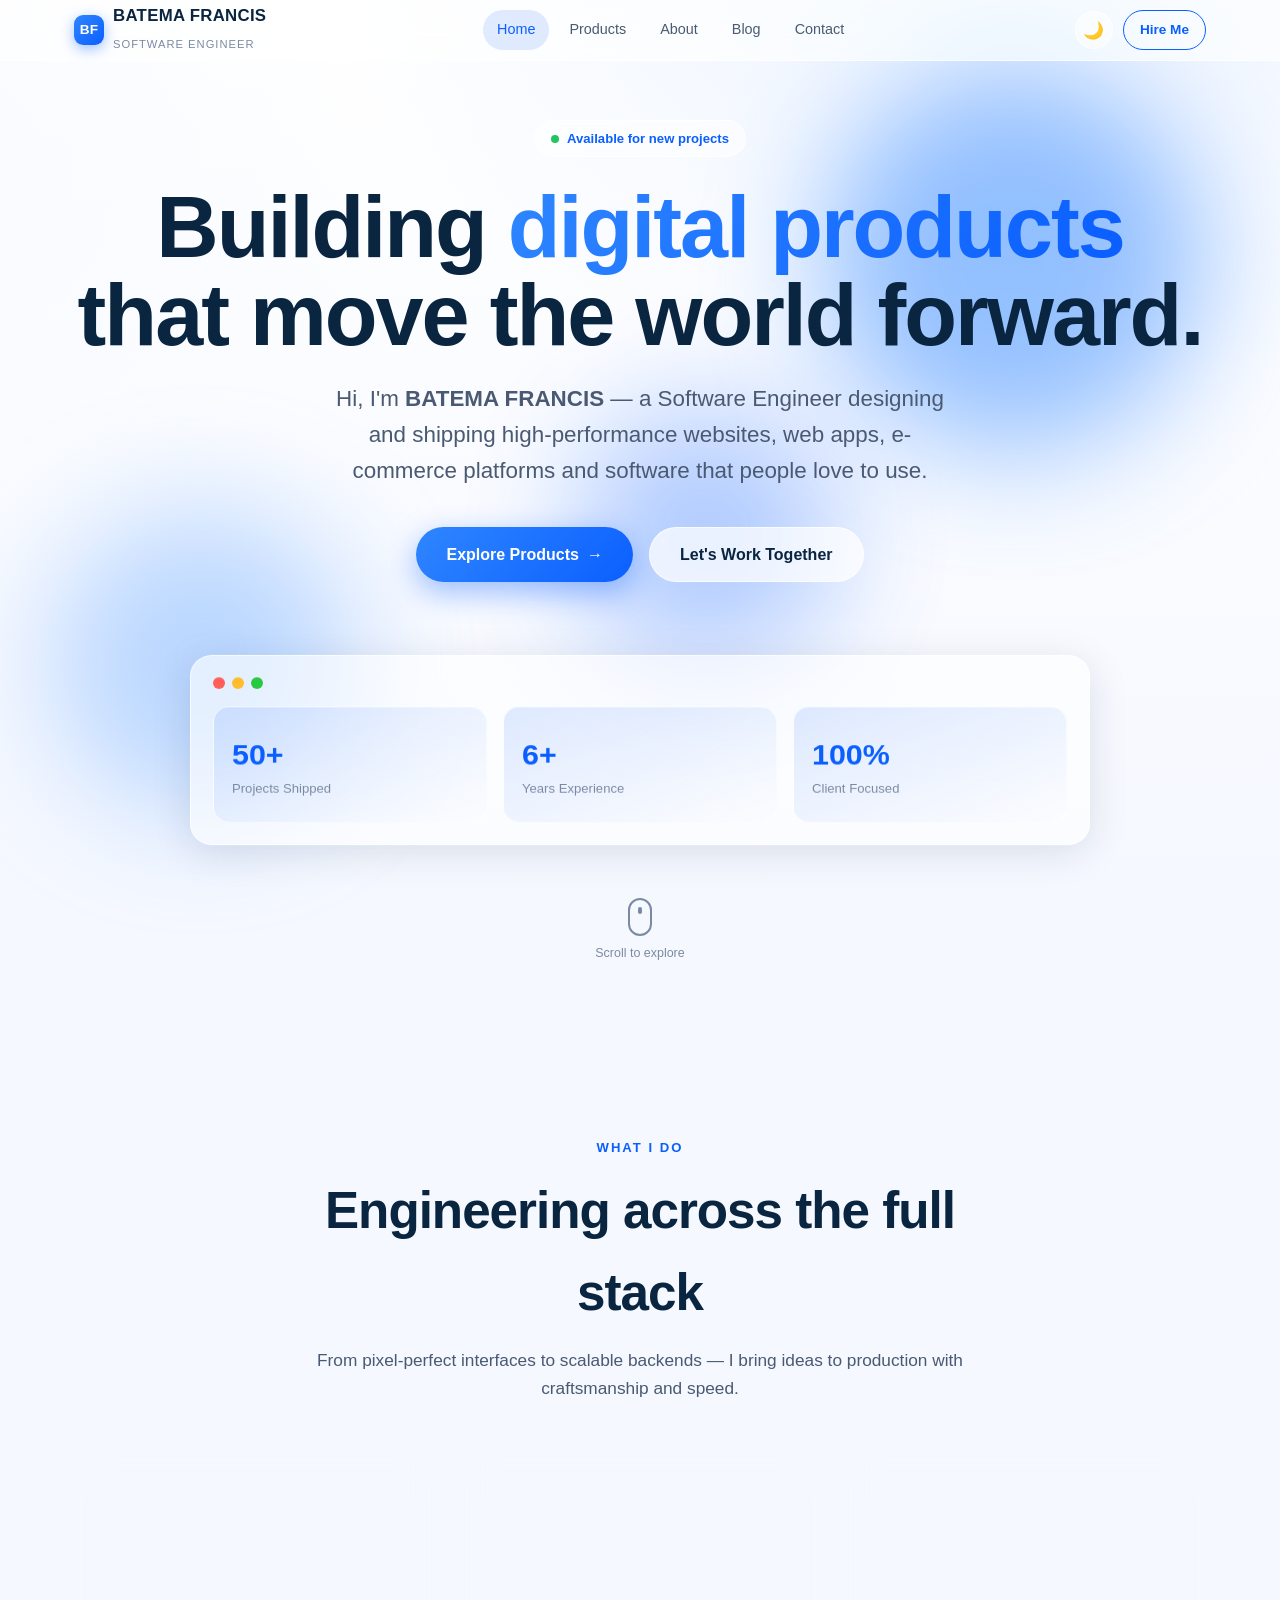
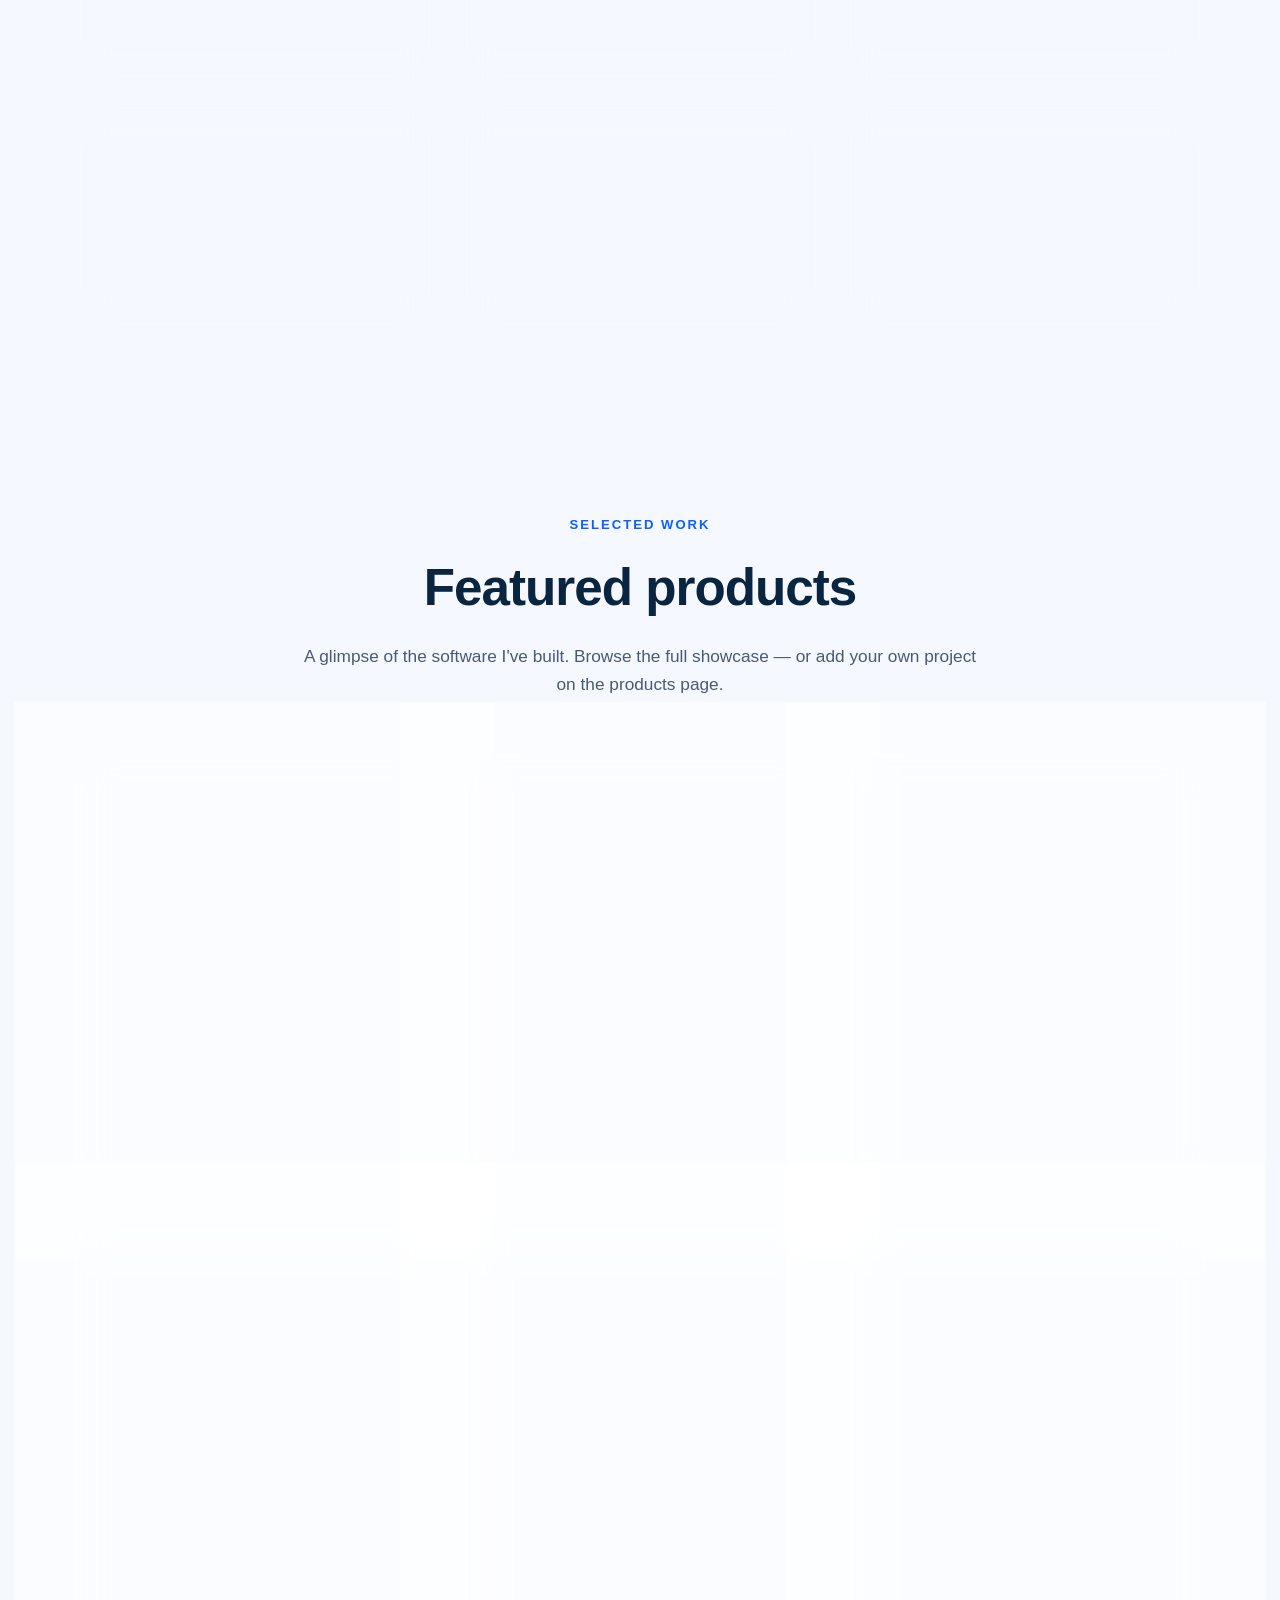
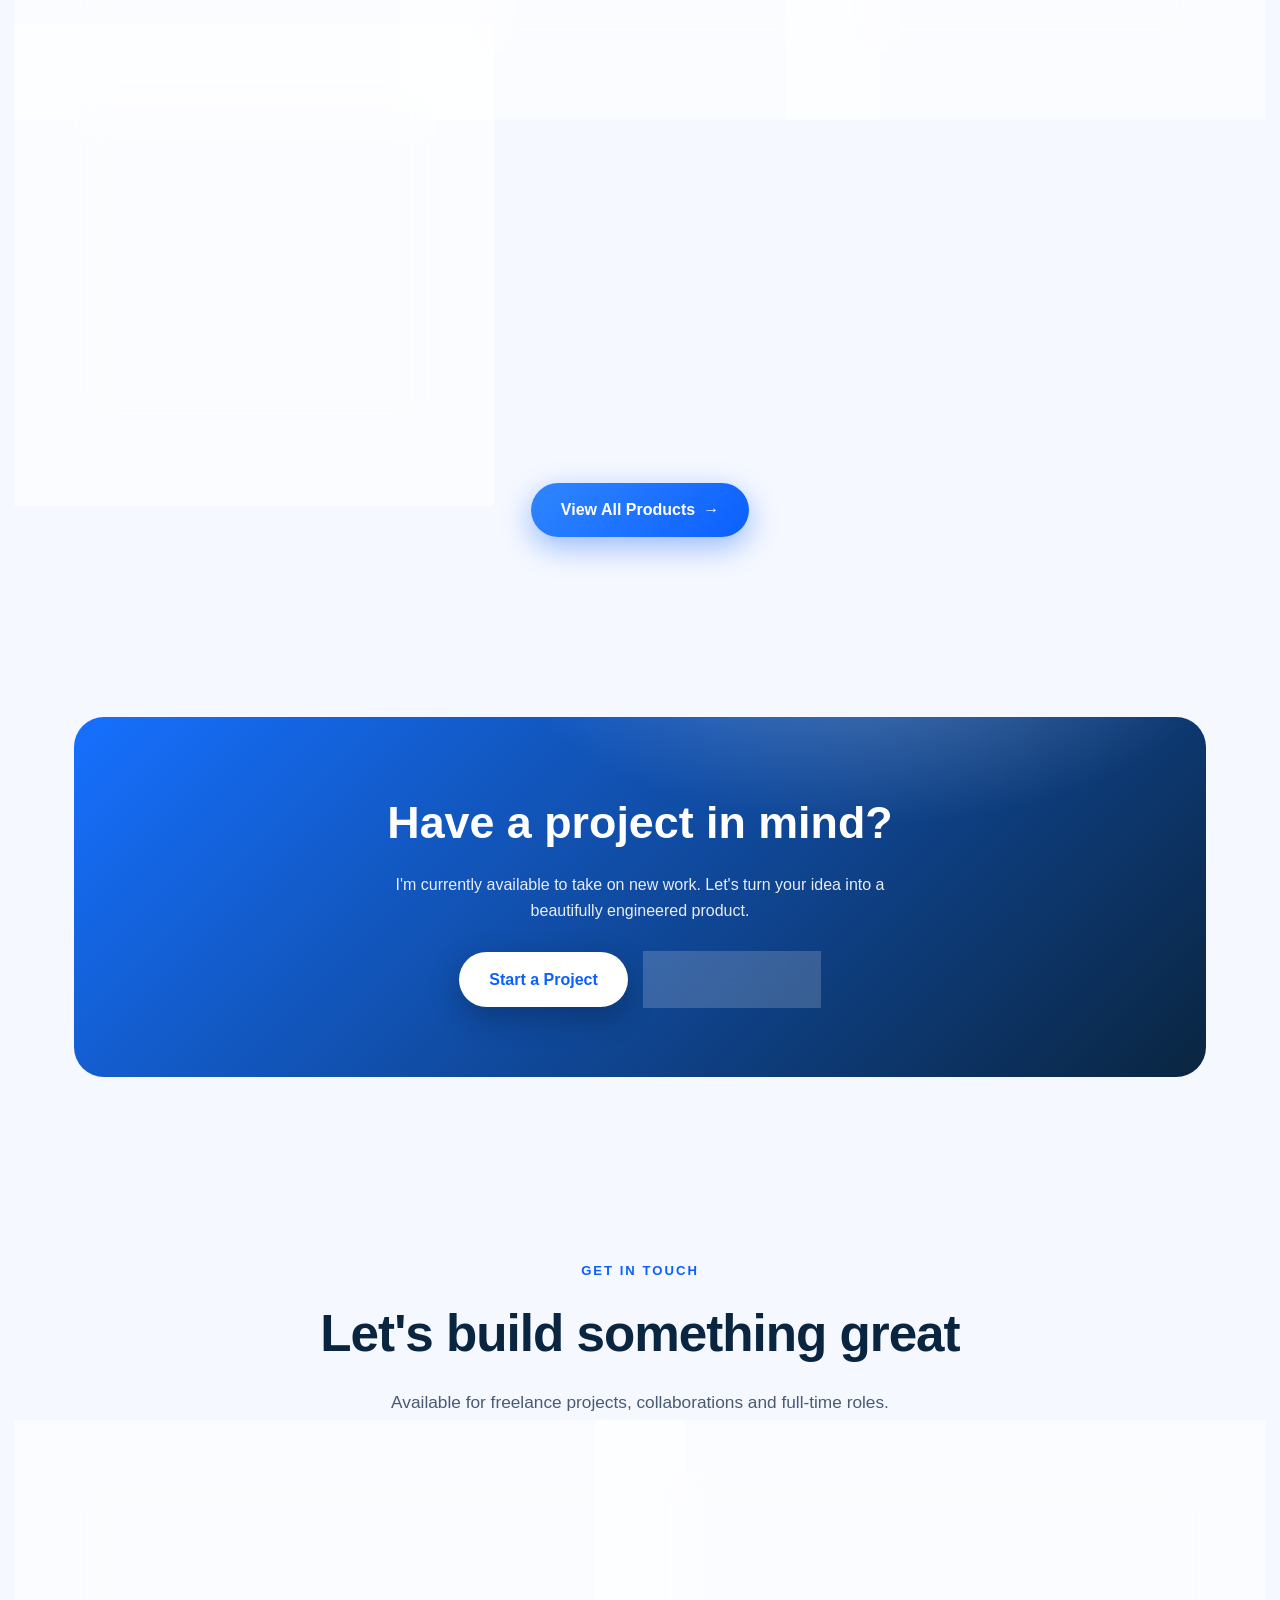
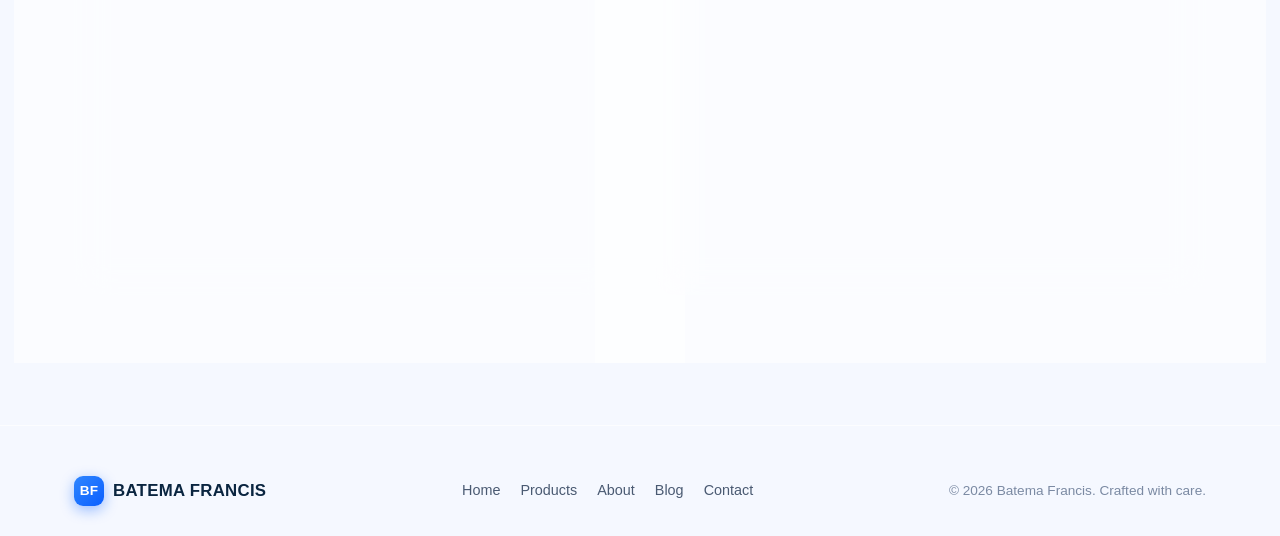
<file: index.html>
<!DOCTYPE html>
<html lang="en" data-theme="light">
<head>
  <meta charset="UTF-8" />
  <meta name="viewport" content="width=device-width, initial-scale=1.0" />
  <title>BATEMA FRANCIS — Software Engineer</title>
  <meta name="description" content="BATEMA FRANCIS — Software Engineer crafting websites, web apps, e-commerce platforms and software products." />
  <link rel="stylesheet" href="css/style.css" />
  <link rel="icon" href="data:image/svg+xml,<svg xmlns='http://www.w3.org/2000/svg' viewBox='0 0 100 100'><rect width='100' height='100' rx='22' fill='%230b5fff'/><text x='50' y='68' font-size='56' font-family='Arial' font-weight='bold' fill='white' text-anchor='middle'>B</text></svg>" />
</head>
<body>
  <div class="bg-orbs"></div>
  <div class="orb o1"></div><div class="orb o2"></div><div class="orb o3"></div>

  <!-- NAV -->
  <nav class="nav">
    <div class="nav-inner">
      <a class="brand" href="index.html">
        <span class="logo">BF</span>
        <span>BATEMA FRANCIS<br><small>SOFTWARE ENGINEER</small></span>
      </a>
      <div class="nav-links" id="navLinks">
        <a href="index.html" class="active">Home</a>
        <a href="products.html">Products</a>
        <a href="about.html">About</a>
        <a href="blog.html">Blog</a>
        <a href="#contact">Contact</a>
      </div>
      <div class="nav-actions">
        <button class="theme-toggle" onclick="toggleTheme()" aria-label="Toggle theme">🌙</button>
        <a href="#contact" class="btn-ghost-sm">Hire Me</a>
        <button class="burger" onclick="toggleMenu()" aria-label="Menu"><span></span><span></span><span></span></button>
      </div>
    </div>
  </nav>

  <!-- HERO -->
  <header class="hero">
    <span class="eyebrow"><span class="pulse-dot"></span> Available for new projects</span>
    <h1>Building <span class="grad">digital products</span><br>that move the world forward.</h1>
    <p class="lead">Hi, I'm <strong>BATEMA FRANCIS</strong> — a Software Engineer designing and shipping high-performance websites, web apps, e-commerce platforms and software that people love to use.</p>
    <div class="hero-cta">
      <a href="products.html" class="btn btn-primary">Explore Products <span class="arrow">→</span></a>
      <a href="#contact" class="btn btn-glass">Let's Work Together</a>
    </div>

    <!-- 3D stage -->
    <div class="hero-stage">
      <div class="hero-card glass">
        <div class="hero-card-bar"><i></i><i></i><i></i></div>
        <div class="hero-grid">
          <div class="hero-tile"><div class="num" data-count="50" data-suffix="+">0</div><div class="lbl">Projects Shipped</div></div>
          <div class="hero-tile"><div class="num" data-count="6" data-suffix="+">0</div><div class="lbl">Years Experience</div></div>
          <div class="hero-tile"><div class="num" data-count="100" data-suffix="%">0</div><div class="lbl">Client Focused</div></div>
        </div>
      </div>
    </div>

    <div class="scroll-hint"><div class="mouse"></div><span>Scroll to explore</span></div>
  </header>

  <!-- WHAT I DO -->
  <section id="services">
    <div class="container">
      <div class="section-head reveal">
        <span class="tag">What I Do</span>
        <h2>Engineering across the full stack</h2>
        <p>From pixel-perfect interfaces to scalable backends — I bring ideas to production with craftsmanship and speed.</p>
      </div>
      <div class="features">
        <div class="glass feature reveal d1"><div class="ic">🛒</div><h3>E-Commerce</h3><p>Conversion-focused online stores with secure payments, carts and real-time inventory.</p></div>
        <div class="glass feature reveal d2"><div class="ic">⚡</div><h3>Web Apps</h3><p>Fast, reactive single-page and PWA applications built with modern frameworks.</p></div>
        <div class="glass feature reveal d3"><div class="ic">📱</div><h3>Mobile Apps</h3><p>Cross-platform apps for iOS & Android with native-grade performance.</p></div>
        <div class="glass feature reveal d1"><div class="ic">🔌</div><h3>APIs & Backend</h3><p>Robust, secure and scalable APIs, microservices and cloud infrastructure.</p></div>
        <div class="glass feature reveal d2"><div class="ic">🎨</div><h3>UI / UX Design</h3><p>Clean, intuitive and accessible interfaces with a premium glassy aesthetic.</p></div>
        <div class="glass feature reveal d3"><div class="ic">☁️</div><h3>Cloud & DevOps</h3><p>CI/CD pipelines, containers and deployments that scale effortlessly.</p></div>
      </div>
    </div>
  </section>

  <!-- FEATURED PRODUCTS -->
  <section id="featured">
    <div class="container">
      <div class="section-head reveal">
        <span class="tag">Selected Work</span>
        <h2>Featured products</h2>
        <p>A glimpse of the software I've built. Browse the full showcase — or add your own project on the products page.</p>
      </div>
      <div class="products-grid" id="products-grid"></div>
      <div style="text-align:center;margin-top:46px" class="reveal">
        <a href="products.html" class="btn btn-primary">View All Products <span class="arrow">→</span></a>
      </div>
    </div>
  </section>

  <!-- CTA banner -->
  <section>
    <div class="container reveal">
      <div class="cta-banner">
        <h2>Have a project in mind?</h2>
        <p>I'm currently available to take on new work. Let's turn your idea into a beautifully engineered product.</p>
        <div class="hero-cta" style="animation:none;opacity:1;transform:none">
          <a href="#contact" class="btn btn-primary">Start a Project</a>
          <a href="about.html" class="btn btn-glass">More About Me</a>
        </div>
      </div>
    </div>
  </section>

  <!-- CONTACT -->
  <section id="contact">
    <div class="container">
      <div class="section-head reveal">
        <span class="tag">Get In Touch</span>
        <h2>Let's build something great</h2>
        <p>Available for freelance projects, collaborations and full-time roles.</p>
      </div>
      <div class="contact-grid">
        <div class="glass contact-info reveal d1">
          <div class="contact-line"><div class="ic">📧</div><div><div class="l">Email</div><div class="v">francis@batema.dev</div></div></div>
          <div class="contact-line"><div class="ic">📍</div><div><div class="l">Location</div><div class="v">Available Worldwide · Remote</div></div></div>
          <div class="contact-line"><div class="ic">🟢</div><div><div class="l">Status</div><div class="v">Open to new projects</div></div></div>
          <div class="social">
            <a href="#" title="GitHub">GH</a>
            <a href="#" title="LinkedIn">in</a>
            <a href="#" title="X">X</a>
            <a href="#" title="Dribbble">Dr</a>
          </div>
        </div>
        <form class="glass contact-info reveal d2" onsubmit="submitContact(event)">
          <div class="field"><label>Name</label><input required placeholder="Your name" /></div>
          <div class="field"><label>Email</label><input type="email" required placeholder="you@email.com" /></div>
          <div class="field"><label>Message</label><textarea required placeholder="Tell me about your project..."></textarea></div>
          <button class="btn btn-primary" style="width:100%;justify-content:center" type="submit">Send Message <span class="arrow">→</span></button>
        </form>
      </div>
    </div>
  </section>

  <!-- FOOTER -->
  <footer>
    <div class="container foot-inner">
      <div class="brand"><span class="logo">BF</span><span>BATEMA FRANCIS</span></div>
      <div class="foot-links">
        <a href="index.html">Home</a><a href="products.html">Products</a><a href="about.html">About</a><a href="blog.html">Blog</a><a href="#contact">Contact</a>
      </div>
      <div class="copy">© 2026 Batema Francis. Crafted with care.</div>
    </div>
  </footer>

  <!-- ADD PRODUCT MODAL -->
  <div class="modal-overlay" id="modal">
    <form class="modal glass" onsubmit="submitProduct(event)">
      <h3>Add a Product</h3>
      <p class="sub">Showcase a new website, web app or software project. Saved in your browser.</p>
      <div class="field"><label>Project Name</label><input id="pf-name" required placeholder="e.g. NovaShop" /></div>
      <div class="field"><label>Category</label>
        <select id="pf-type"><option>E-Commerce</option><option>Web App</option><option>Mobile App</option><option>Software / API</option></select>
      </div>
      <div class="field"><label>Description</label><textarea id="pf-desc" required placeholder="What does this product do?"></textarea></div>
      <div class="field"><label>Tech Tags (comma separated)</label><input id="pf-tags" placeholder="React, Node, Stripe" /></div>
      <div class="field"><label>Icon</label>
        <div class="emoji-picker">
          <button type="button" class="sel" onclick="pickEmoji(this,'🚀')">🚀</button>
          <button type="button" onclick="pickEmoji(this,'🛒')">🛒</button>
          <button type="button" onclick="pickEmoji(this,'📱')">📱</button>
          <button type="button" onclick="pickEmoji(this,'💳')">💳</button>
          <button type="button" onclick="pickEmoji(this,'🎓')">🎓</button>
          <button type="button" onclick="pickEmoji(this,'⚡')">⚡</button>
          <button type="button" onclick="pickEmoji(this,'🎮')">🎮</button>
          <button type="button" onclick="pickEmoji(this,'🤖')">🤖</button>
        </div>
      </div>
      <div class="modal-actions">
        <button type="button" class="btn btn-glass" onclick="closeModal()">Cancel</button>
        <button type="submit" class="btn btn-primary">Add Product</button>
      </div>
    </form>
  </div>

  <script src="js/app.js"></script>
</body>
</html>
</file>
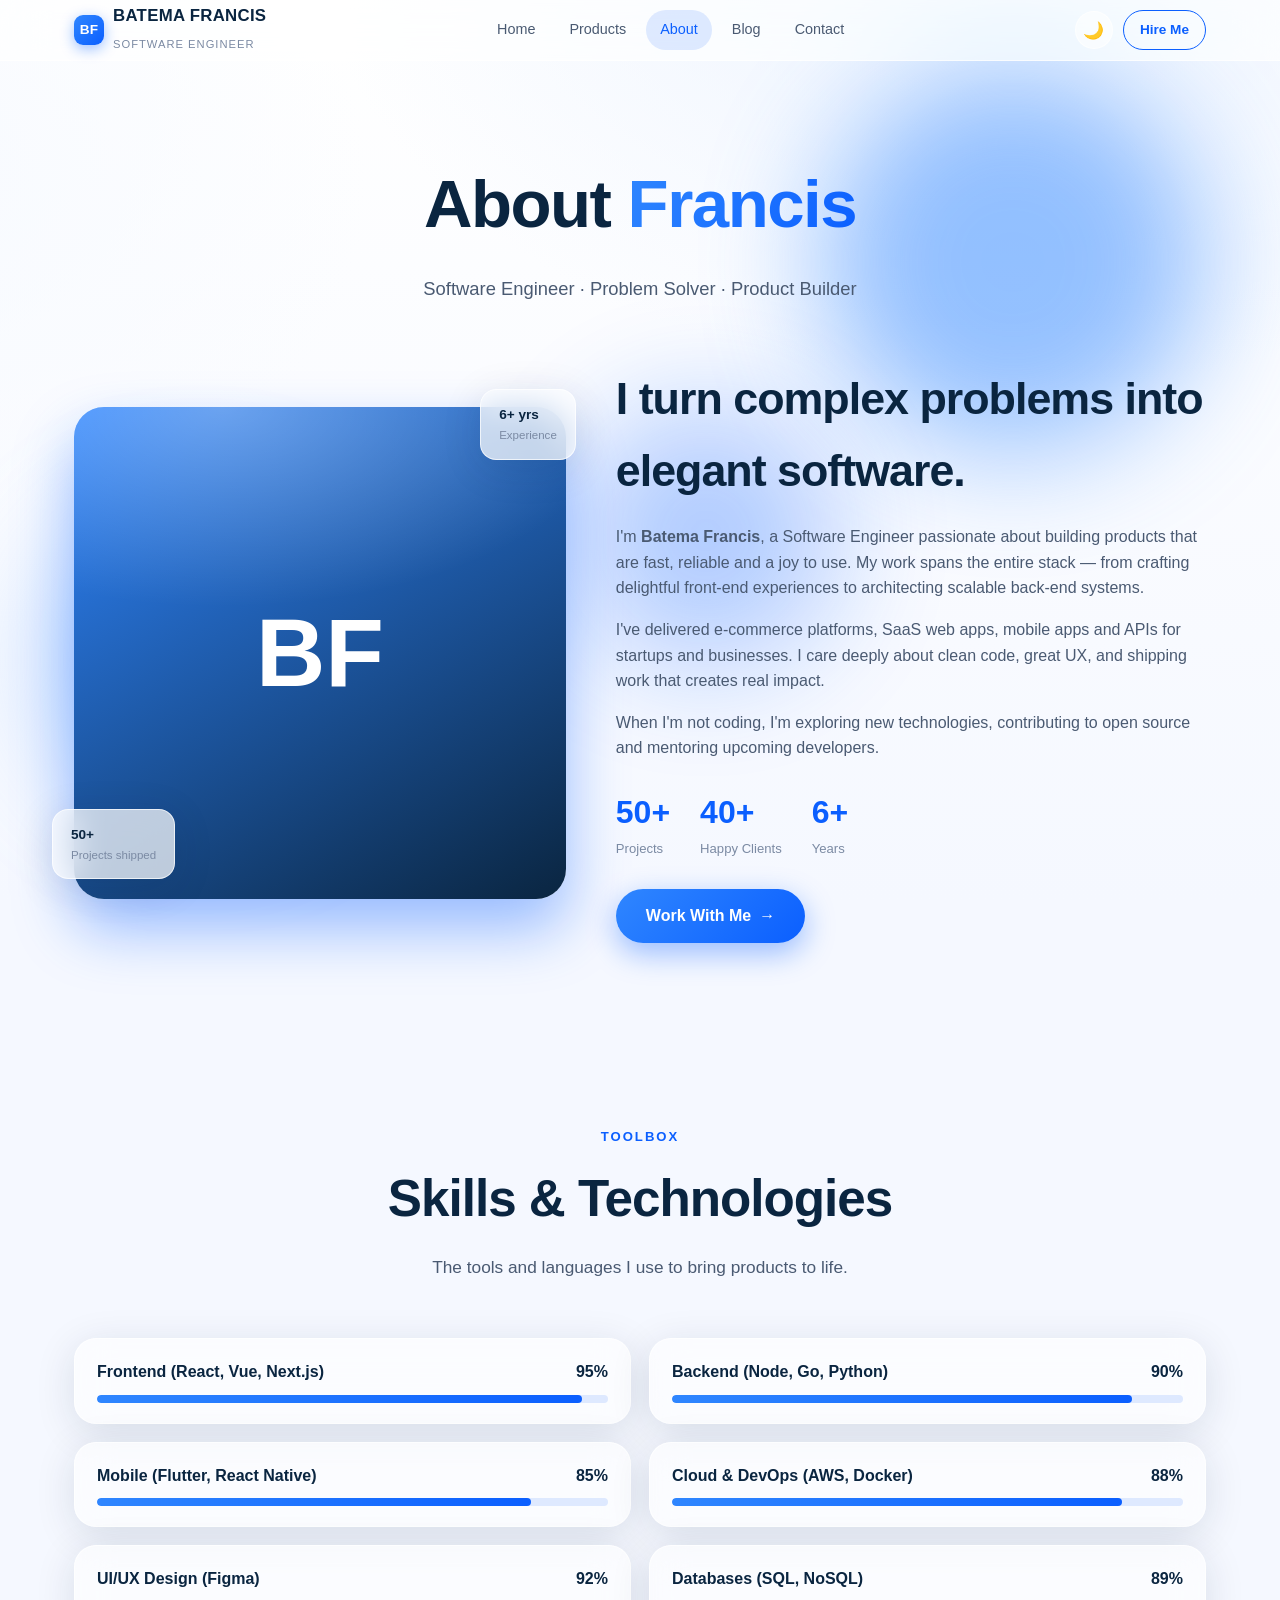
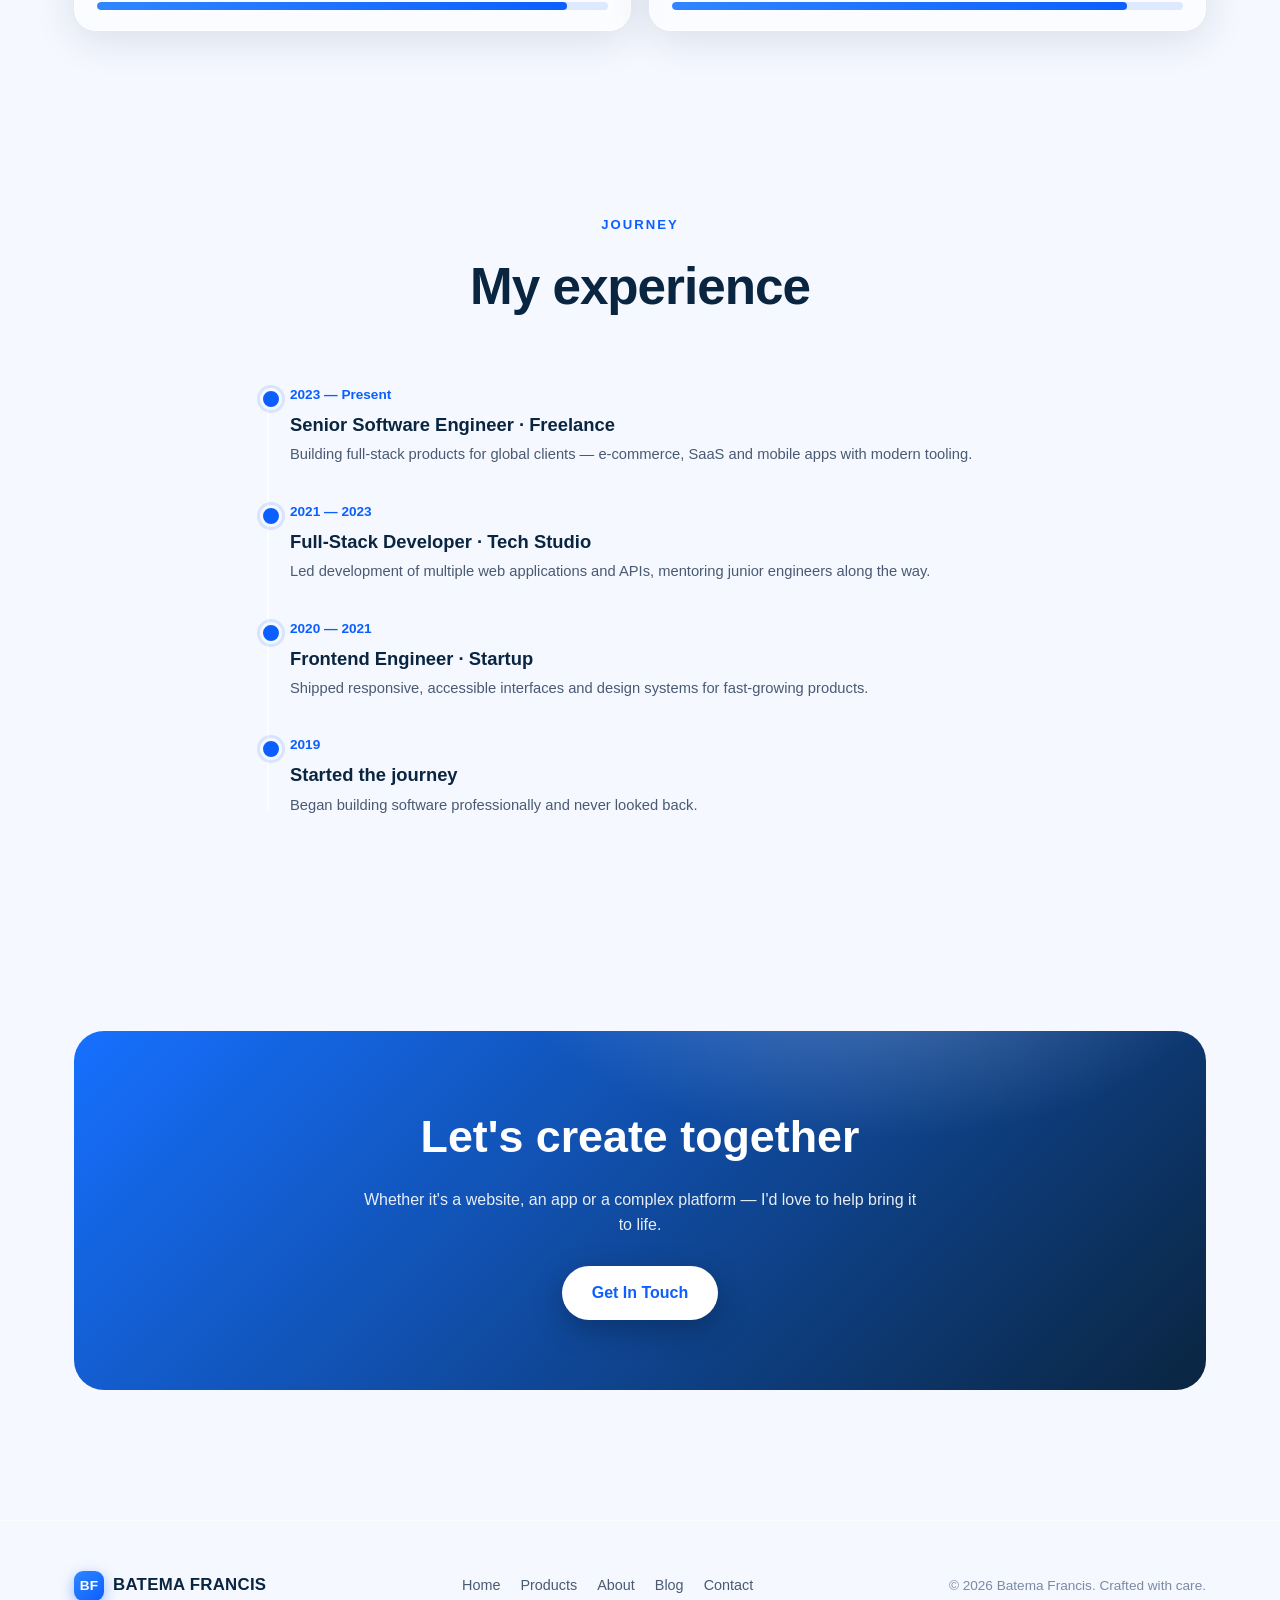
<file: about.html>
<!DOCTYPE html>
<html lang="en" data-theme="light">
<head>
  <meta charset="UTF-8" />
  <meta name="viewport" content="width=device-width, initial-scale=1.0" />
  <title>About — BATEMA FRANCIS</title>
  <meta name="description" content="About Batema Francis — Software Engineer building products that matter." />
  <link rel="stylesheet" href="css/style.css" />
  <link rel="icon" href="data:image/svg+xml,<svg xmlns='http://www.w3.org/2000/svg' viewBox='0 0 100 100'><rect width='100' height='100' rx='22' fill='%230b5fff'/><text x='50' y='68' font-size='56' font-family='Arial' font-weight='bold' fill='white' text-anchor='middle'>B</text></svg>" />
</head>
<body>
  <div class="bg-orbs"></div>
  <div class="orb o1"></div><div class="orb o2"></div><div class="orb o3"></div>

  <nav class="nav">
    <div class="nav-inner">
      <a class="brand" href="index.html"><span class="logo">BF</span><span>BATEMA FRANCIS<br><small>SOFTWARE ENGINEER</small></span></a>
      <div class="nav-links" id="navLinks">
        <a href="index.html">Home</a>
        <a href="products.html">Products</a>
        <a href="about.html" class="active">About</a>
        <a href="blog.html">Blog</a>
        <a href="index.html#contact">Contact</a>
      </div>
      <div class="nav-actions">
        <button class="theme-toggle" onclick="toggleTheme()">🌙</button>
        <a href="index.html#contact" class="btn-ghost-sm">Hire Me</a>
        <button class="burger" onclick="toggleMenu()"><span></span><span></span><span></span></button>
      </div>
    </div>
  </nav>

  <header class="page-hero">
    <div class="container">
      <h1>About <span class="grad">Francis</span></h1>
      <p>Software Engineer · Problem Solver · Product Builder</p>
    </div>
  </header>

  <section style="padding-top:20px">
    <div class="container">
      <div class="about-grid">
        <div class="avatar-wrap reveal d1">
          <div class="avatar">BF</div>
          <div class="float-badge b1">6+ yrs<span class="s">Experience</span></div>
          <div class="float-badge b2">50+ <span class="s">Projects shipped</span></div>
        </div>
        <div class="about-text reveal d2">
          <h2>I turn complex problems into elegant software.</h2>
          <p>I'm <strong>Batema Francis</strong>, a Software Engineer passionate about building products that are fast, reliable and a joy to use. My work spans the entire stack — from crafting delightful front-end experiences to architecting scalable back-end systems.</p>
          <p>I've delivered e-commerce platforms, SaaS web apps, mobile apps and APIs for startups and businesses. I care deeply about clean code, great UX, and shipping work that creates real impact.</p>
          <p>When I'm not coding, I'm exploring new technologies, contributing to open source and mentoring upcoming developers.</p>
          <div class="stat-row">
            <div class="stat"><div class="n" data-count="50" data-suffix="+">0</div><div class="l">Projects</div></div>
            <div class="stat"><div class="n" data-count="40" data-suffix="+">0</div><div class="l">Happy Clients</div></div>
            <div class="stat"><div class="n" data-count="6" data-suffix="+">0</div><div class="l">Years</div></div>
          </div>
          <div style="margin-top:30px"><a href="index.html#contact" class="btn btn-primary">Work With Me <span class="arrow">→</span></a></div>
        </div>
      </div>
    </div>
  </section>

  <!-- SKILLS -->
  <section>
    <div class="container">
      <div class="section-head reveal">
        <span class="tag">Toolbox</span>
        <h2>Skills & Technologies</h2>
        <p>The tools and languages I use to bring products to life.</p>
      </div>
      <div class="skills">
        <div class="glass skill reveal d1"><div class="top"><span>Frontend (React, Vue, Next.js)</span><span>95%</span></div><div class="bar"><i data-w="95"></i></div></div>
        <div class="glass skill reveal d2"><div class="top"><span>Backend (Node, Go, Python)</span><span>90%</span></div><div class="bar"><i data-w="90"></i></div></div>
        <div class="glass skill reveal d1"><div class="top"><span>Mobile (Flutter, React Native)</span><span>85%</span></div><div class="bar"><i data-w="85"></i></div></div>
        <div class="glass skill reveal d2"><div class="top"><span>Cloud & DevOps (AWS, Docker)</span><span>88%</span></div><div class="bar"><i data-w="88"></i></div></div>
        <div class="glass skill reveal d1"><div class="top"><span>UI/UX Design (Figma)</span><span>92%</span></div><div class="bar"><i data-w="92"></i></div></div>
        <div class="glass skill reveal d2"><div class="top"><span>Databases (SQL, NoSQL)</span><span>89%</span></div><div class="bar"><i data-w="89"></i></div></div>
      </div>
    </div>
  </section>

  <!-- TIMELINE -->
  <section>
    <div class="container">
      <div class="section-head reveal">
        <span class="tag">Journey</span>
        <h2>My experience</h2>
      </div>
      <div class="timeline">
        <div class="tl-item reveal d1"><div class="yr">2023 — Present</div><h4>Senior Software Engineer · Freelance</h4><p>Building full-stack products for global clients — e-commerce, SaaS and mobile apps with modern tooling.</p></div>
        <div class="tl-item reveal d1"><div class="yr">2021 — 2023</div><h4>Full-Stack Developer · Tech Studio</h4><p>Led development of multiple web applications and APIs, mentoring junior engineers along the way.</p></div>
        <div class="tl-item reveal d1"><div class="yr">2020 — 2021</div><h4>Frontend Engineer · Startup</h4><p>Shipped responsive, accessible interfaces and design systems for fast-growing products.</p></div>
        <div class="tl-item reveal d1"><div class="yr">2019</div><h4>Started the journey</h4><p>Began building software professionally and never looked back.</p></div>
      </div>
    </div>
  </section>

  <section>
    <div class="container reveal">
      <div class="cta-banner">
        <h2>Let's create together</h2>
        <p>Whether it's a website, an app or a complex platform — I'd love to help bring it to life.</p>
        <a href="index.html#contact" class="btn btn-primary">Get In Touch</a>
      </div>
    </div>
  </section>

  <footer>
    <div class="container foot-inner">
      <div class="brand"><span class="logo">BF</span><span>BATEMA FRANCIS</span></div>
      <div class="foot-links"><a href="index.html">Home</a><a href="products.html">Products</a><a href="about.html">About</a><a href="blog.html">Blog</a><a href="index.html#contact">Contact</a></div>
      <div class="copy">© 2026 Batema Francis. Crafted with care.</div>
    </div>
  </footer>

  <script src="js/app.js"></script>
</body>
</html>
</file>
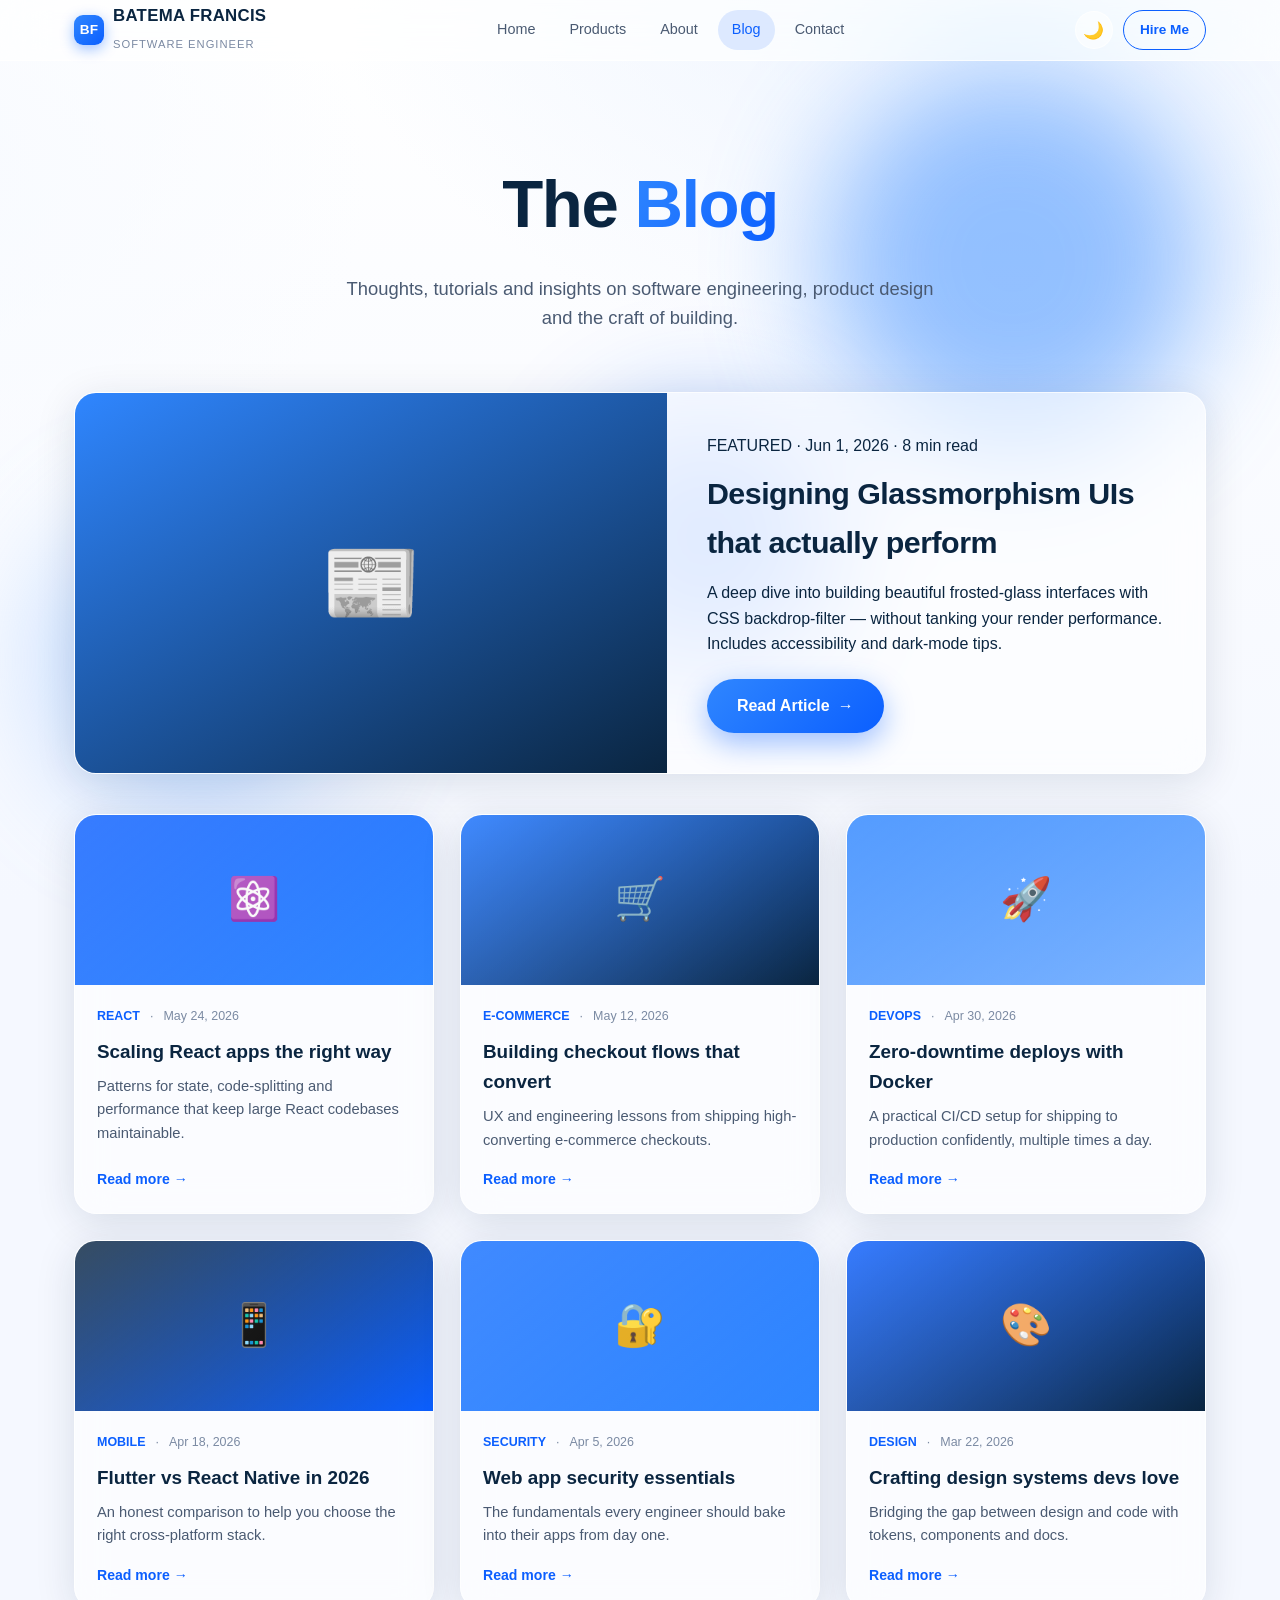
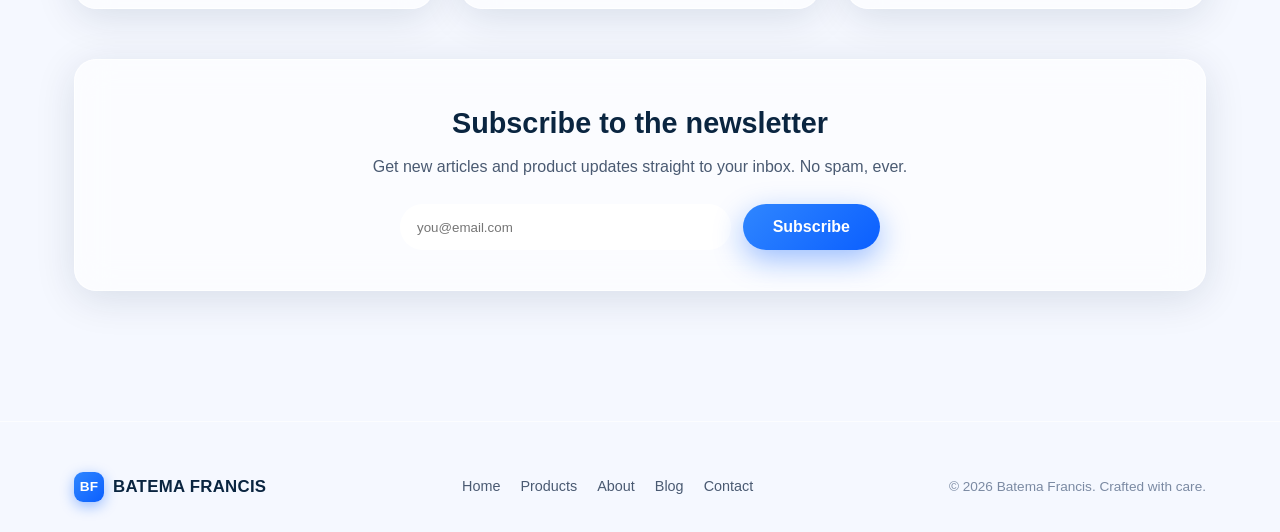
<file: blog.html>
<!DOCTYPE html>
<html lang="en" data-theme="light">
<head>
  <meta charset="UTF-8" />
  <meta name="viewport" content="width=device-width, initial-scale=1.0" />
  <title>Blog — BATEMA FRANCIS</title>
  <meta name="description" content="Articles and thoughts on software engineering by Batema Francis." />
  <link rel="stylesheet" href="css/style.css" />
  <link rel="icon" href="data:image/svg+xml,<svg xmlns='http://www.w3.org/2000/svg' viewBox='0 0 100 100'><rect width='100' height='100' rx='22' fill='%230b5fff'/><text x='50' y='68' font-size='56' font-family='Arial' font-weight='bold' fill='white' text-anchor='middle'>B</text></svg>" />
</head>
<body>
  <div class="bg-orbs"></div>
  <div class="orb o1"></div><div class="orb o2"></div><div class="orb o3"></div>

  <nav class="nav">
    <div class="nav-inner">
      <a class="brand" href="index.html"><span class="logo">BF</span><span>BATEMA FRANCIS<br><small>SOFTWARE ENGINEER</small></span></a>
      <div class="nav-links" id="navLinks">
        <a href="index.html">Home</a>
        <a href="products.html">Products</a>
        <a href="about.html">About</a>
        <a href="blog.html" class="active">Blog</a>
        <a href="index.html#contact">Contact</a>
      </div>
      <div class="nav-actions">
        <button class="theme-toggle" onclick="toggleTheme()">🌙</button>
        <a href="index.html#contact" class="btn-ghost-sm">Hire Me</a>
        <button class="burger" onclick="toggleMenu()"><span></span><span></span><span></span></button>
      </div>
    </div>
  </nav>

  <header class="page-hero">
    <div class="container">
      <h1>The <span class="grad">Blog</span></h1>
      <p>Thoughts, tutorials and insights on software engineering, product design and the craft of building.</p>
    </div>
  </header>

  <section style="padding-top:20px">
    <div class="container">
      <!-- Featured -->
      <article class="glass featured-post reveal d1">
        <div class="cover">📰</div>
        <div class="body">
          <div class="meta"><span class="cat">FEATURED</span> · <span>Jun 1, 2026</span> · <span>8 min read</span></div>
          <h3>Designing Glassmorphism UIs that actually perform</h3>
          <p>A deep dive into building beautiful frosted-glass interfaces with CSS backdrop-filter — without tanking your render performance. Includes accessibility and dark-mode tips.</p>
          <div style="margin-top:22px"><a href="#" class="btn btn-primary" onclick="readPost(event)">Read Article <span class="arrow">→</span></a></div>
        </div>
      </article>

      <div class="blog-grid">
        <article class="glass bcard reveal d1" onclick="readPost(event)">
          <div class="cover" style="background:linear-gradient(150deg,#0b5fff,#2f86ff)">⚛️</div>
          <div class="body"><div class="meta"><span class="cat">REACT</span> · <span>May 24, 2026</span></div><h3>Scaling React apps the right way</h3><p>Patterns for state, code-splitting and performance that keep large React codebases maintainable.</p><span class="read">Read more →</span></div>
        </article>
        <article class="glass bcard reveal d2" onclick="readPost(event)">
          <div class="cover" style="background:linear-gradient(150deg,#1670ff,#0a2540)">🛒</div>
          <div class="body"><div class="meta"><span class="cat">E-COMMERCE</span> · <span>May 12, 2026</span></div><h3>Building checkout flows that convert</h3><p>UX and engineering lessons from shipping high-converting e-commerce checkouts.</p><span class="read">Read more →</span></div>
        </article>
        <article class="glass bcard reveal d3" onclick="readPost(event)">
          <div class="cover" style="background:linear-gradient(150deg,#2f86ff,#7db4ff)">🚀</div>
          <div class="body"><div class="meta"><span class="cat">DEVOPS</span> · <span>Apr 30, 2026</span></div><h3>Zero-downtime deploys with Docker</h3><p>A practical CI/CD setup for shipping to production confidently, multiple times a day.</p><span class="read">Read more →</span></div>
        </article>
        <article class="glass bcard reveal d1" onclick="readPost(event)">
          <div class="cover" style="background:linear-gradient(150deg,#0a2540,#0b5fff)">📱</div>
          <div class="body"><div class="meta"><span class="cat">MOBILE</span> · <span>Apr 18, 2026</span></div><h3>Flutter vs React Native in 2026</h3><p>An honest comparison to help you choose the right cross-platform stack.</p><span class="read">Read more →</span></div>
        </article>
        <article class="glass bcard reveal d2" onclick="readPost(event)">
          <div class="cover" style="background:linear-gradient(150deg,#1670ff,#2f86ff)">🔐</div>
          <div class="body"><div class="meta"><span class="cat">SECURITY</span> · <span>Apr 5, 2026</span></div><h3>Web app security essentials</h3><p>The fundamentals every engineer should bake into their apps from day one.</p><span class="read">Read more →</span></div>
        </article>
        <article class="glass bcard reveal d3" onclick="readPost(event)">
          <div class="cover" style="background:linear-gradient(150deg,#0b5fff,#0a2540)">🎨</div>
          <div class="body"><div class="meta"><span class="cat">DESIGN</span> · <span>Mar 22, 2026</span></div><h3>Crafting design systems devs love</h3><p>Bridging the gap between design and code with tokens, components and docs.</p><span class="read">Read more →</span></div>
        </article>
      </div>

      <!-- Newsletter -->
      <div class="glass reveal" style="margin-top:50px;padding:40px;text-align:center">
        <h2 style="font-size:1.8rem;margin-bottom:8px">Subscribe to the newsletter</h2>
        <p style="color:var(--text-soft);margin-bottom:24px">Get new articles and product updates straight to your inbox. No spam, ever.</p>
        <form onsubmit="submitContact(event)" style="display:flex;gap:12px;max-width:480px;margin:0 auto;flex-wrap:wrap">
          <input required type="email" placeholder="you@email.com" style="flex:1;min-width:200px;padding:14px 16px;border-radius:999px;border:1px solid var(--glass-border);background:var(--bg-2);color:var(--text)" />
          <button class="btn btn-primary" type="submit">Subscribe</button>
        </form>
      </div>
    </div>
  </section>

  <footer>
    <div class="container foot-inner">
      <div class="brand"><span class="logo">BF</span><span>BATEMA FRANCIS</span></div>
      <div class="foot-links"><a href="index.html">Home</a><a href="products.html">Products</a><a href="about.html">About</a><a href="blog.html">Blog</a><a href="index.html#contact">Contact</a></div>
      <div class="copy">© 2026 Batema Francis. Crafted with care.</div>
    </div>
  </footer>

  <script src="js/app.js"></script>
  <script>
    function readPost(e){ e.preventDefault(); showToast('📖 Full article coming soon!'); }
  </script>
</body>
</html>
</file>
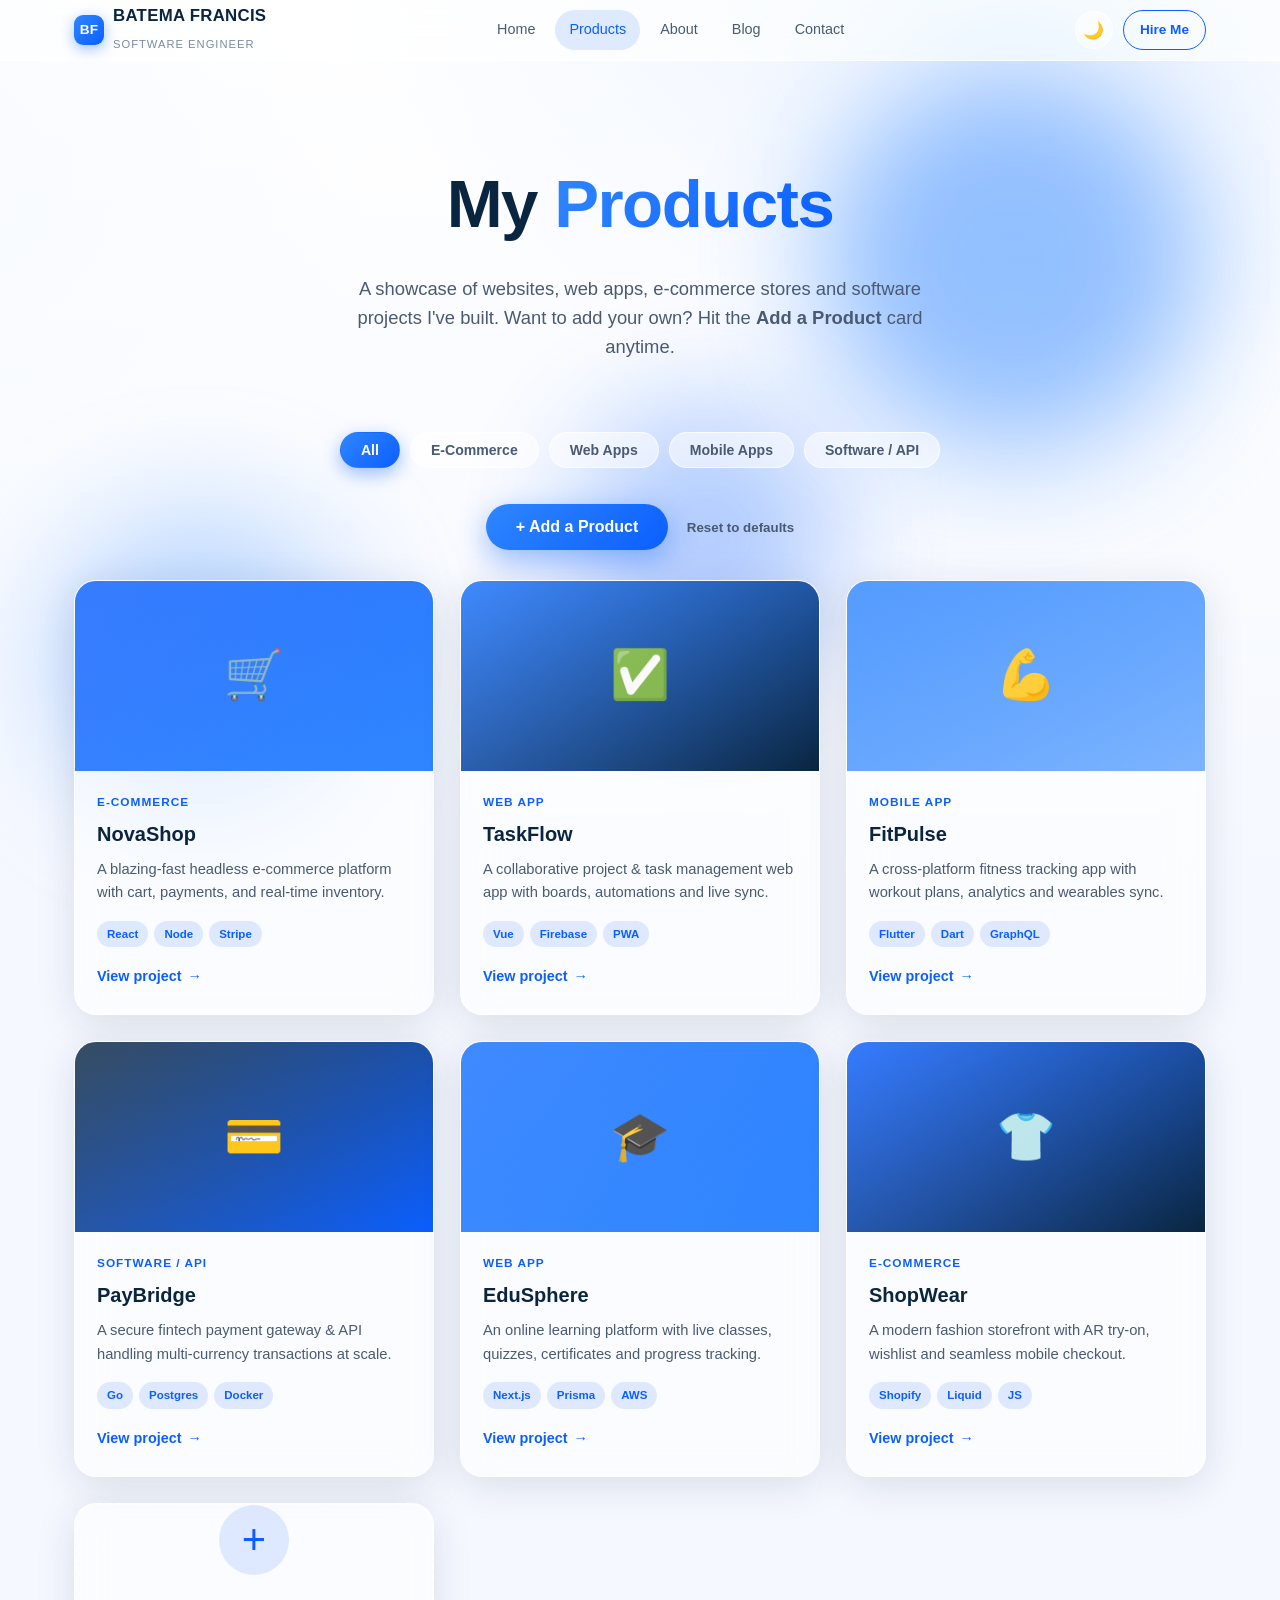
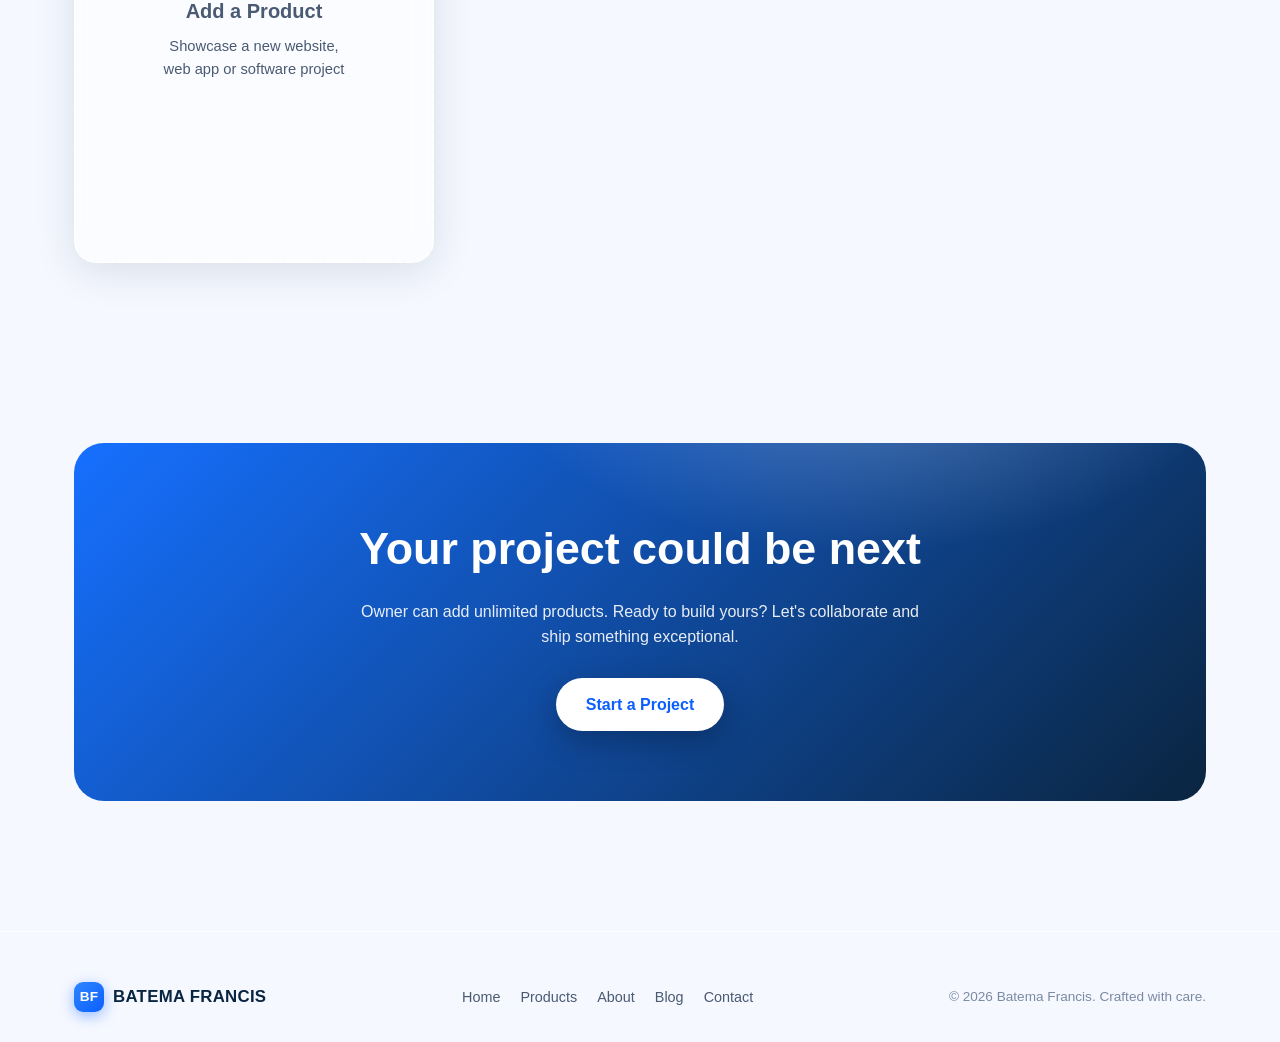
<file: products.html>
<!DOCTYPE html>
<html lang="en" data-theme="light">
<head>
  <meta charset="UTF-8" />
  <meta name="viewport" content="width=device-width, initial-scale=1.0" />
  <title>Products — BATEMA FRANCIS</title>
  <meta name="description" content="Software products by Batema Francis — e-commerce, web apps, mobile apps and more." />
  <link rel="stylesheet" href="css/style.css" />
  <link rel="icon" href="data:image/svg+xml,<svg xmlns='http://www.w3.org/2000/svg' viewBox='0 0 100 100'><rect width='100' height='100' rx='22' fill='%230b5fff'/><text x='50' y='68' font-size='56' font-family='Arial' font-weight='bold' fill='white' text-anchor='middle'>B</text></svg>" />
</head>
<body>
  <div class="bg-orbs"></div>
  <div class="orb o1"></div><div class="orb o2"></div><div class="orb o3"></div>

  <nav class="nav">
    <div class="nav-inner">
      <a class="brand" href="index.html"><span class="logo">BF</span><span>BATEMA FRANCIS<br><small>SOFTWARE ENGINEER</small></span></a>
      <div class="nav-links" id="navLinks">
        <a href="index.html">Home</a>
        <a href="products.html" class="active">Products</a>
        <a href="about.html">About</a>
        <a href="blog.html">Blog</a>
        <a href="index.html#contact">Contact</a>
      </div>
      <div class="nav-actions">
        <button class="theme-toggle" onclick="toggleTheme()">🌙</button>
        <a href="index.html#contact" class="btn-ghost-sm">Hire Me</a>
        <button class="burger" onclick="toggleMenu()"><span></span><span></span><span></span></button>
      </div>
    </div>
  </nav>

  <header class="page-hero">
    <div class="container">
      <h1>My <span class="grad">Products</span></h1>
      <p>A showcase of websites, web apps, e-commerce stores and software projects I've built. Want to add your own? Hit the <strong>Add a Product</strong> card anytime.</p>
    </div>
  </header>

  <section style="padding-top:30px">
    <div class="container">
      <div class="product-toolbar reveal">
        <button class="chip active" onclick="setFilter('all',this)">All</button>
        <button class="chip" onclick="setFilter('ecommerce',this)">E-Commerce</button>
        <button class="chip" onclick="setFilter('webapp',this)">Web Apps</button>
        <button class="chip" onclick="setFilter('mobile',this)">Mobile Apps</button>
        <button class="chip" onclick="setFilter('software',this)">Software / API</button>
      </div>
      <div style="text-align:center;margin-bottom:30px">
        <button class="btn btn-primary" onclick="openModal()">+ Add a Product</button>
        <button class="btn-text" style="margin-left:14px" onclick="resetProducts()">Reset to defaults</button>
      </div>
      <div class="products-grid" id="products-grid"></div>
    </div>
  </section>

  <section>
    <div class="container reveal">
      <div class="cta-banner">
        <h2>Your project could be next</h2>
        <p>Owner can add unlimited products. Ready to build yours? Let's collaborate and ship something exceptional.</p>
        <a href="index.html#contact" class="btn btn-primary">Start a Project</a>
      </div>
    </div>
  </section>

  <footer>
    <div class="container foot-inner">
      <div class="brand"><span class="logo">BF</span><span>BATEMA FRANCIS</span></div>
      <div class="foot-links"><a href="index.html">Home</a><a href="products.html">Products</a><a href="about.html">About</a><a href="blog.html">Blog</a><a href="index.html#contact">Contact</a></div>
      <div class="copy">© 2026 Batema Francis. Crafted with care.</div>
    </div>
  </footer>

  <div class="modal-overlay" id="modal">
    <form class="modal glass" onsubmit="submitProduct(event)">
      <h3>Add a Product</h3>
      <p class="sub">Showcase a new website, web app or software project. Saved in your browser.</p>
      <div class="field"><label>Project Name</label><input id="pf-name" required placeholder="e.g. NovaShop" /></div>
      <div class="field"><label>Category</label>
        <select id="pf-type"><option>E-Commerce</option><option>Web App</option><option>Mobile App</option><option>Software / API</option></select>
      </div>
      <div class="field"><label>Description</label><textarea id="pf-desc" required placeholder="What does this product do?"></textarea></div>
      <div class="field"><label>Tech Tags (comma separated)</label><input id="pf-tags" placeholder="React, Node, Stripe" /></div>
      <div class="field"><label>Icon</label>
        <div class="emoji-picker">
          <button type="button" class="sel" onclick="pickEmoji(this,'🚀')">🚀</button>
          <button type="button" onclick="pickEmoji(this,'🛒')">🛒</button>
          <button type="button" onclick="pickEmoji(this,'📱')">📱</button>
          <button type="button" onclick="pickEmoji(this,'💳')">💳</button>
          <button type="button" onclick="pickEmoji(this,'🎓')">🎓</button>
          <button type="button" onclick="pickEmoji(this,'⚡')">⚡</button>
          <button type="button" onclick="pickEmoji(this,'🎮')">🎮</button>
          <button type="button" onclick="pickEmoji(this,'🤖')">🤖</button>
        </div>
      </div>
      <div class="modal-actions">
        <button type="button" class="btn btn-glass" onclick="closeModal()">Cancel</button>
        <button type="submit" class="btn btn-primary">Add Product</button>
      </div>
    </form>
  </div>

  <script src="js/app.js"></script>
</body>
</html>
</file>
<file: css/style.css>
/* ============================================================
   BATEMA FRANCIS — Portfolio
   Glassmorphism · Blue/White · Dark Mode · Apple-style UX
   ============================================================ */

:root {
  --blue-900: #0a2540;
  --blue-700: #0b5fff;
  --blue-600: #1670ff;
  --blue-500: #2f86ff;
  --blue-300: #7db4ff;
  --accent: #0b5fff;
  --accent-soft: rgba(11, 95, 255, 0.12);

  --bg: #f5f8ff;
  --bg-2: #ffffff;
  --bg-grad-1: #eaf2ff;
  --bg-grad-2: #f7faff;
  --bg-grad-3: #ffffff;

  --text: #0a2540;
  --text-soft: #4a5a72;
  --text-mute: #7b8aa3;

  --glass: rgba(255, 255, 255, 0.55);
  --glass-strong: rgba(255, 255, 255, 0.72);
  --glass-border: rgba(255, 255, 255, 0.7);
  --glass-shadow: 0 8px 40px rgba(10, 37, 64, 0.12);

  --nav-bg: rgba(255, 255, 255, 0.65);
  --card-bg: rgba(255, 255, 255, 0.6);

  --radius: 22px;
  --radius-sm: 14px;
  --maxw: 1180px;

  --ease: cubic-bezier(0.22, 1, 0.36, 1);
  --font: -apple-system, BlinkMacSystemFont, "SF Pro Display", "Segoe UI",
    Roboto, Helvetica, Arial, sans-serif;
}

[data-theme="dark"] {
  --bg: #060912;
  --bg-2: #0b1220;
  --bg-grad-1: #0a1428;
  --bg-grad-2: #070b16;
  --bg-grad-3: #04060d;

  --text: #eef3ff;
  --text-soft: #aebbd4;
  --text-mute: #7384a3;

  --glass: rgba(20, 30, 52, 0.55);
  --glass-strong: rgba(22, 33, 58, 0.72);
  --glass-border: rgba(120, 150, 220, 0.22);
  --glass-shadow: 0 8px 44px rgba(0, 0, 0, 0.55);

  --nav-bg: rgba(10, 16, 30, 0.6);
  --card-bg: rgba(20, 30, 54, 0.5);
  --accent-soft: rgba(47, 134, 255, 0.18);
}

* { margin: 0; padding: 0; box-sizing: border-box; }

html { scroll-behavior: smooth; }

body {
  font-family: var(--font);
  color: var(--text);
  background: var(--bg);
  line-height: 1.6;
  overflow-x: hidden;
  -webkit-font-smoothing: antialiased;
  transition: background 0.5s var(--ease), color 0.4s var(--ease);
}

/* animated gradient backdrop + floating orbs */
.bg-orbs {
  position: fixed;
  inset: 0;
  z-index: -2;
  background:
    radial-gradient(1200px 800px at 80% -10%, var(--bg-grad-1), transparent 60%),
    radial-gradient(900px 700px at -10% 20%, var(--bg-grad-2), transparent 55%),
    linear-gradient(180deg, var(--bg-grad-3), var(--bg));
  transition: background 0.5s var(--ease);
}
.orb {
  position: fixed;
  border-radius: 50%;
  filter: blur(60px);
  opacity: 0.5;
  z-index: -1;
  pointer-events: none;
  animation: float 18s ease-in-out infinite;
}
.orb.o1 { width: 380px; height: 380px; background: var(--blue-500); top: 8%; right: 6%; }
.orb.o2 { width: 300px; height: 300px; background: var(--blue-300); bottom: 10%; left: 4%; animation-delay: -6s; }
.orb.o3 { width: 260px; height: 260px; background: var(--blue-700); top: 45%; left: 45%; animation-delay: -11s; opacity: 0.3; }
@keyframes float {
  0%,100% { transform: translate(0,0) scale(1); }
  33% { transform: translate(40px,-30px) scale(1.08); }
  66% { transform: translate(-30px,20px) scale(0.95); }
}

a { color: inherit; text-decoration: none; }
img { max-width: 100%; display: block; }

.container { width: 100%; max-width: var(--maxw); margin: 0 auto; padding: 0 24px; }

/* ============ NAVBAR ============ */
.nav {
  position: fixed;
  top: 0; left: 0; right: 0;
  z-index: 100;
  background: var(--nav-bg);
  backdrop-filter: saturate(180%) blur(22px);
  -webkit-backdrop-filter: saturate(180%) blur(22px);
  border-bottom: 1px solid var(--glass-border);
  transition: all 0.4s var(--ease);
}
.nav-inner {
  max-width: var(--maxw);
  margin: 0 auto;
  height: 60px;
  padding: 0 24px;
  display: flex;
  align-items: center;
  justify-content: space-between;
}
.brand {
  font-weight: 700;
  font-size: 1.05rem;
  letter-spacing: 0.3px;
  display: flex; align-items: center; gap: 9px;
}
.brand .logo {
  width: 30px; height: 30px; border-radius: 9px;
  background: linear-gradient(135deg, var(--blue-500), var(--blue-700));
  display: grid; place-items: center;
  color: #fff; font-weight: 800; font-size: 0.85rem;
  box-shadow: 0 4px 14px rgba(11,95,255,0.4);
}
.brand small { color: var(--text-mute); font-weight: 500; font-size: 0.7rem; letter-spacing: 1px; }
.nav-links { display: flex; gap: 6px; align-items: center; }
.nav-links a {
  padding: 8px 14px;
  border-radius: 999px;
  font-size: 0.9rem;
  font-weight: 500;
  color: var(--text-soft);
  transition: all 0.25s var(--ease);
}
.nav-links a:hover { color: var(--text); background: var(--accent-soft); }
.nav-links a.active { color: var(--accent); background: var(--accent-soft); }

.nav-actions { display: flex; align-items: center; gap: 10px; }
.theme-toggle {
  width: 38px; height: 38px;
  border-radius: 50%;
  border: 1px solid var(--glass-border);
  background: var(--glass);
  cursor: pointer;
  display: grid; place-items: center;
  font-size: 1.05rem;
  transition: all 0.3s var(--ease);
}
.theme-toggle:hover { transform: scale(1.1) rotate(15deg); }
.btn-ghost-sm {
  padding: 8px 16px; border-radius: 999px;
  border: 1px solid var(--accent);
  color: var(--accent); font-weight: 600; font-size: 0.85rem;
  transition: all 0.25s var(--ease);
}
.btn-ghost-sm:hover { background: var(--accent); color: #fff; }

.burger { display: none; flex-direction: column; gap: 5px; cursor: pointer; background: none; border: none; padding: 6px; }
.burger span { width: 22px; height: 2px; background: var(--text); border-radius: 2px; transition: 0.3s; }

/* ============ BUTTONS ============ */
.btn {
  display: inline-flex; align-items: center; gap: 8px;
  padding: 14px 30px;
  border-radius: 999px;
  font-weight: 600; font-size: 1rem;
  cursor: pointer; border: none;
  transition: all 0.3s var(--ease);
  position: relative; overflow: hidden;
}
.btn-primary {
  background: linear-gradient(135deg, var(--blue-500), var(--blue-700));
  color: #fff;
  box-shadow: 0 10px 30px rgba(11,95,255,0.4);
}
.btn-primary:hover { transform: translateY(-3px) scale(1.02); box-shadow: 0 16px 40px rgba(11,95,255,0.55); }
.btn-primary:active { transform: translateY(-1px) scale(0.99); }
.btn-glass {
  background: var(--glass-strong);
  color: var(--text);
  border: 1px solid var(--glass-border);
  backdrop-filter: blur(12px);
}
.btn-glass:hover { transform: translateY(-3px); box-shadow: var(--glass-shadow); }
.btn .arrow { transition: transform 0.3s var(--ease); }
.btn:hover .arrow { transform: translateX(4px); }

/* ============ HERO ============ */
.hero {
  min-height: 100vh;
  display: flex; flex-direction: column;
  align-items: center; justify-content: center;
  text-align: center;
  padding: 120px 24px 80px;
  position: relative;
  perspective: 1400px;
}
.hero .eyebrow {
  display: inline-flex; align-items: center; gap: 8px;
  padding: 7px 16px; border-radius: 999px;
  background: var(--glass); border: 1px solid var(--glass-border);
  backdrop-filter: blur(10px);
  font-size: 0.82rem; font-weight: 600; color: var(--accent);
  margin-bottom: 26px;
  opacity: 0; transform: translateY(20px);
  animation: rise 0.8s var(--ease) 0.1s forwards;
}
.pulse-dot { width: 8px; height: 8px; border-radius: 50%; background: #22c55e; box-shadow: 0 0 0 0 rgba(34,197,94,0.6); animation: pulse 2s infinite; }
@keyframes pulse { 0%{box-shadow:0 0 0 0 rgba(34,197,94,0.6);} 70%{box-shadow:0 0 0 10px rgba(34,197,94,0);} 100%{box-shadow:0 0 0 0 rgba(34,197,94,0);} }

.hero h1 {
  font-size: clamp(2.6rem, 7vw, 5.4rem);
  font-weight: 800;
  line-height: 1.02;
  letter-spacing: -2px;
  margin-bottom: 22px;
  opacity: 0; transform: translateY(30px);
  animation: rise 0.9s var(--ease) 0.25s forwards;
}
.hero h1 .grad {
  background: linear-gradient(120deg, var(--blue-500), var(--blue-700), var(--blue-300));
  background-size: 200% auto;
  -webkit-background-clip: text; background-clip: text;
  -webkit-text-fill-color: transparent;
  animation: shimmer 5s linear infinite;
}
@keyframes shimmer { to { background-position: 200% center; } }
.hero p.lead {
  font-size: clamp(1.05rem, 2.4vw, 1.4rem);
  color: var(--text-soft);
  max-width: 640px; margin: 0 auto 38px;
  opacity: 0; transform: translateY(30px);
  animation: rise 0.9s var(--ease) 0.4s forwards;
}
.hero-cta {
  display: flex; gap: 16px; flex-wrap: wrap; justify-content: center;
  opacity: 0; transform: translateY(30px);
  animation: rise 0.9s var(--ease) 0.55s forwards;
}
@keyframes rise { to { opacity: 1; transform: translateY(0); } }

/* 3D floating hero card mockup */
.hero-stage {
  margin-top: 70px;
  width: min(900px, 92vw);
  opacity: 0;
  animation: rise 1s var(--ease) 0.7s forwards;
  transform-style: preserve-3d;
}
.hero-card {
  border-radius: 26px;
  background: var(--glass-strong);
  border: 1px solid var(--glass-border);
  box-shadow: var(--glass-shadow);
  backdrop-filter: blur(20px);
  padding: 22px;
  transform-style: preserve-3d;
  will-change: transform;
}
.hero-card-bar { display: flex; gap: 7px; margin-bottom: 18px; }
.hero-card-bar i { width: 12px; height: 12px; border-radius: 50%; display: inline-block; }
.hero-card-bar i:nth-child(1){background:#ff5f57;} .hero-card-bar i:nth-child(2){background:#febc2e;} .hero-card-bar i:nth-child(3){background:#28c840;}
.hero-grid { display: grid; grid-template-columns: repeat(3,1fr); gap: 16px; }
.hero-tile {
  border-radius: 16px;
  padding: 24px 18px;
  background: linear-gradient(160deg, var(--accent-soft), transparent);
  border: 1px solid var(--glass-border);
  text-align: left;
  transform: translateZ(40px);
}
.hero-tile .num { font-size: 1.9rem; font-weight: 800; color: var(--accent); }
.hero-tile .lbl { font-size: 0.82rem; color: var(--text-mute); }

.scroll-hint { margin-top: 50px; display: flex; flex-direction: column; align-items: center; gap: 8px; color: var(--text-mute); font-size: 0.78rem; opacity: 0; animation: rise 1s 1s forwards; }
.mouse { width: 24px; height: 38px; border: 2px solid var(--text-mute); border-radius: 14px; position: relative; }
.mouse::before { content:""; position:absolute; top:7px; left:50%; transform:translateX(-50%); width:4px; height:7px; border-radius:3px; background:var(--text-mute); animation: scrolly 1.6s infinite; }
@keyframes scrolly { 0%{opacity:0; top:7px;} 40%{opacity:1;} 80%{opacity:0; top:18px;} 100%{opacity:0;} }

/* ============ SECTIONS ============ */
section { position: relative; padding: 90px 0; }
.section-head { text-align: center; max-width: 680px; margin: 0 auto 56px; }
.section-head .tag { color: var(--accent); font-weight: 700; font-size: 0.82rem; letter-spacing: 2px; text-transform: uppercase; }
.section-head h2 { font-size: clamp(2rem, 4.5vw, 3.2rem); font-weight: 800; letter-spacing: -1px; margin: 10px 0 14px; }
.section-head p { color: var(--text-soft); font-size: 1.08rem; }

/* reveal on scroll */
.reveal { opacity: 0; transform: translateY(50px); transition: opacity 0.9s var(--ease), transform 0.9s var(--ease); }
.reveal.in { opacity: 1; transform: none; }
.reveal.d1 { transition-delay: 0.08s; }
.reveal.d2 { transition-delay: 0.16s; }
.reveal.d3 { transition-delay: 0.24s; }

/* glass card */
.glass {
  background: var(--card-bg);
  border: 1px solid var(--glass-border);
  border-radius: var(--radius);
  backdrop-filter: blur(18px);
  -webkit-backdrop-filter: blur(18px);
  box-shadow: var(--glass-shadow);
}

/* feature grid */
.features { display: grid; grid-template-columns: repeat(3, 1fr); gap: 22px; }
.feature {
  padding: 32px 26px;
  transition: transform 0.4s var(--ease), box-shadow 0.4s var(--ease);
}
.feature:hover { transform: translateY(-8px); box-shadow: 0 20px 50px rgba(11,95,255,0.18); }
.feature .ic {
  width: 54px; height: 54px; border-radius: 15px;
  display: grid; place-items: center; font-size: 1.5rem;
  background: linear-gradient(135deg, var(--blue-500), var(--blue-700));
  color: #fff; margin-bottom: 18px;
  box-shadow: 0 8px 22px rgba(11,95,255,0.35);
}
.feature h3 { font-size: 1.2rem; margin-bottom: 8px; }
.feature p { color: var(--text-soft); font-size: 0.95rem; }

/* ============ PRODUCT CARDS ============ */
.product-toolbar { display: flex; flex-wrap: wrap; gap: 10px; justify-content: center; margin-bottom: 36px; }
.chip {
  padding: 9px 20px; border-radius: 999px;
  border: 1px solid var(--glass-border); background: var(--glass);
  font-size: 0.88rem; font-weight: 600; color: var(--text-soft);
  cursor: pointer; transition: all 0.25s var(--ease);
}
.chip:hover { color: var(--text); }
.chip.active { background: linear-gradient(135deg, var(--blue-500), var(--blue-700)); color: #fff; border-color: transparent; box-shadow: 0 6px 18px rgba(11,95,255,0.4); }

.products-grid { display: grid; grid-template-columns: repeat(3, 1fr); gap: 26px; }
.pcard {
  overflow: hidden; position: relative;
  transition: transform 0.45s var(--ease), box-shadow 0.45s var(--ease);
  display: flex; flex-direction: column;
}
.pcard:hover { transform: translateY(-10px); box-shadow: 0 30px 60px rgba(10,37,64,0.22); }
.pcard .thumb {
  height: 190px; position: relative; overflow: hidden;
  display: grid; place-items: center;
  font-size: 3rem;
}
.pcard .thumb::after { content:""; position:absolute; inset:0; background: linear-gradient(140deg, rgba(255,255,255,0.18), transparent); }
.pcard .body { padding: 22px 22px 26px; flex: 1; display: flex; flex-direction: column; }
.pcard .ptype { font-size: 0.74rem; font-weight: 700; letter-spacing: 1px; text-transform: uppercase; color: var(--accent); }
.pcard h3 { font-size: 1.25rem; margin: 6px 0 8px; }
.pcard p { color: var(--text-soft); font-size: 0.92rem; flex: 1; }
.pcard .ptags { display: flex; flex-wrap: wrap; gap: 6px; margin-top: 16px; }
.pcard .ptags span { font-size: 0.72rem; padding: 4px 10px; border-radius: 999px; background: var(--accent-soft); color: var(--accent); font-weight: 600; }
.pcard .plink { margin-top: 18px; font-weight: 700; color: var(--accent); font-size: 0.9rem; display: inline-flex; align-items: center; gap: 6px; }

/* add product card */
.pcard.add {
  border-style: dashed; border-width: 2px;
  align-items: center; justify-content: center; text-align: center;
  cursor: pointer; min-height: 360px;
  color: var(--text-soft);
}
.pcard.add:hover { color: var(--accent); border-color: var(--accent); }
.pcard.add .plus { font-size: 2.6rem; width: 70px; height: 70px; border-radius: 50%; display:grid; place-items:center; background: var(--accent-soft); color: var(--accent); margin-bottom: 14px; }

/* ============ MODAL ============ */
.modal-overlay {
  position: fixed; inset: 0; z-index: 200;
  background: rgba(8,16,32,0.45);
  backdrop-filter: blur(6px);
  display: none; align-items: center; justify-content: center;
  padding: 20px;
  opacity: 0; transition: opacity 0.3s var(--ease);
}
.modal-overlay.show { display: flex; opacity: 1; }
.modal {
  width: 100%; max-width: 520px;
  background: var(--glass-strong);
  border: 1px solid var(--glass-border);
  border-radius: 24px;
  backdrop-filter: blur(26px);
  box-shadow: var(--glass-shadow);
  padding: 32px;
  transform: scale(0.92) translateY(20px);
  transition: transform 0.35s var(--ease);
  max-height: 90vh; overflow-y: auto;
}
.modal-overlay.show .modal { transform: none; }
.modal h3 { font-size: 1.5rem; margin-bottom: 6px; }
.modal .sub { color: var(--text-soft); font-size: 0.92rem; margin-bottom: 22px; }
.field { margin-bottom: 16px; }
.field label { display: block; font-size: 0.82rem; font-weight: 600; margin-bottom: 6px; color: var(--text-soft); }
.field input, .field textarea, .field select {
  width: 100%; padding: 12px 14px;
  border-radius: 12px; font-size: 0.95rem; font-family: var(--font);
  border: 1px solid var(--glass-border);
  background: var(--bg-2); color: var(--text);
  transition: border 0.25s, box-shadow 0.25s;
}
.field input:focus, .field textarea:focus, .field select:focus { outline: none; border-color: var(--accent); box-shadow: 0 0 0 4px var(--accent-soft); }
.field textarea { resize: vertical; min-height: 80px; }
.emoji-picker { display: flex; flex-wrap: wrap; gap: 8px; }
.emoji-picker button { font-size: 1.3rem; width: 42px; height: 42px; border-radius: 10px; border: 1px solid var(--glass-border); background: var(--bg-2); cursor: pointer; transition: 0.2s; }
.emoji-picker button.sel, .emoji-picker button:hover { border-color: var(--accent); background: var(--accent-soft); transform: scale(1.1); }
.modal-actions { display: flex; gap: 12px; margin-top: 24px; }
.modal-actions .btn { flex: 1; justify-content: center; }
.btn-text { background: none; border: none; color: var(--text-soft); cursor: pointer; font-weight: 600; }
.modal-close { position: absolute; }

/* ============ STATS / CTA banner ============ */
.cta-banner {
  text-align: center; padding: 70px 40px; border-radius: 30px;
  background: linear-gradient(135deg, var(--blue-600), var(--blue-900));
  color: #fff; position: relative; overflow: hidden;
}
.cta-banner::before { content:""; position:absolute; inset:0; background: radial-gradient(600px 300px at 70% -20%, rgba(255,255,255,0.25), transparent 60%); }
.cta-banner h2 { font-size: clamp(1.8rem, 4vw, 2.8rem); position: relative; margin-bottom: 14px; }
.cta-banner p { opacity: 0.9; max-width: 560px; margin: 0 auto 28px; position: relative; }
.cta-banner .btn-glass { background: rgba(255,255,255,0.18); color: #fff; border-color: rgba(255,255,255,0.4); }
.cta-banner .btn-glass:hover { background: rgba(255,255,255,0.3); }
.cta-banner .btn-primary { background: #fff; color: var(--blue-700); box-shadow: 0 10px 30px rgba(0,0,0,0.25); }

/* ============ ABOUT ============ */
.about-grid { display: grid; grid-template-columns: 1fr 1.2fr; gap: 50px; align-items: center; }
.avatar-wrap { position: relative; }
.avatar {
  width: 100%; aspect-ratio: 1; border-radius: 30px;
  background: linear-gradient(150deg, var(--blue-500), var(--blue-900));
  display: grid; place-items: center; color: #fff;
  font-size: 6rem; font-weight: 800;
  box-shadow: 0 30px 60px rgba(11,95,255,0.4);
  position: relative; overflow: hidden;
}
.avatar::after { content:""; position:absolute; inset:0; background: radial-gradient(400px 200px at 30% 0%, rgba(255,255,255,0.3), transparent); }
.float-badge {
  position: absolute; padding: 14px 18px; border-radius: 16px;
  background: var(--glass-strong); border: 1px solid var(--glass-border);
  backdrop-filter: blur(16px); box-shadow: var(--glass-shadow);
  font-size: 0.85rem; font-weight: 700;
  animation: float 6s ease-in-out infinite;
}
.float-badge .s { display:block; font-size:0.72rem; color: var(--text-mute); font-weight:500; }
.float-badge.b1 { top: -18px; right: -10px; }
.float-badge.b2 { bottom: 20px; left: -22px; animation-delay: -3s; }

.about-text h2 { font-size: clamp(1.9rem, 4vw, 2.8rem); letter-spacing: -1px; margin-bottom: 18px; }
.about-text p { color: var(--text-soft); margin-bottom: 16px; }
.stat-row { display: flex; gap: 30px; margin-top: 26px; flex-wrap: wrap; }
.stat .n { font-size: 2rem; font-weight: 800; color: var(--accent); }
.stat .l { font-size: 0.82rem; color: var(--text-mute); }

/* skills */
.skills { display: grid; grid-template-columns: repeat(2,1fr); gap: 18px; }
.skill { padding: 20px 22px; }
.skill .top { display: flex; justify-content: space-between; font-weight: 600; margin-bottom: 10px; }
.bar { height: 8px; border-radius: 999px; background: var(--accent-soft); overflow: hidden; }
.bar i { display: block; height: 100%; border-radius: 999px; background: linear-gradient(90deg, var(--blue-500), var(--blue-700)); width: 0; transition: width 1.4s var(--ease); }

/* timeline */
.timeline { max-width: 760px; margin: 0 auto; position: relative; padding-left: 30px; }
.timeline::before { content:""; position:absolute; left: 7px; top:6px; bottom:6px; width:2px; background: var(--glass-border); }
.tl-item { position: relative; margin-bottom: 34px; }
.tl-item::before { content:""; position:absolute; left:-30px; top:4px; width:16px; height:16px; border-radius:50%; background: var(--accent); border: 3px solid var(--bg); box-shadow: 0 0 0 3px var(--accent-soft); }
.tl-item .yr { color: var(--accent); font-weight: 700; font-size: 0.85rem; }
.tl-item h4 { font-size: 1.15rem; margin: 4px 0; }
.tl-item p { color: var(--text-soft); font-size: 0.92rem; }

/* ============ BLOG ============ */
.blog-grid { display: grid; grid-template-columns: repeat(3,1fr); gap: 26px; }
.bcard { overflow: hidden; transition: transform 0.4s var(--ease), box-shadow 0.4s var(--ease); display:flex; flex-direction:column; }
.bcard:hover { transform: translateY(-8px); box-shadow: 0 26px 54px rgba(10,37,64,0.2); }
.bcard .cover { height: 170px; display:grid; place-items:center; font-size:2.6rem; position:relative; }
.bcard .cover::after{content:"";position:absolute;inset:0;background:linear-gradient(140deg,rgba(255,255,255,0.18),transparent);}
.bcard .body { padding: 22px; flex:1; display:flex; flex-direction:column; }
.bcard .meta { display:flex; gap:10px; align-items:center; font-size:0.78rem; color:var(--text-mute); margin-bottom:10px; }
.bcard .meta .cat { color: var(--accent); font-weight:700; }
.bcard h3 { font-size: 1.18rem; margin-bottom: 8px; }
.bcard p { color: var(--text-soft); font-size: 0.92rem; flex:1; }
.bcard .read { margin-top:16px; font-weight:700; color: var(--accent); font-size:0.88rem; }
.featured-post { display:grid; grid-template-columns: 1.1fr 1fr; gap:0; overflow:hidden; margin-bottom:40px; }
.featured-post .cover { min-height: 320px; display:grid; place-items:center; font-size:5rem; background: linear-gradient(150deg,var(--blue-500),var(--blue-900)); color:#fff; }
.featured-post .body { padding: 40px; display:flex; flex-direction:column; justify-content:center; }
.featured-post .body h3 { font-size: 1.9rem; letter-spacing:-0.5px; margin:10px 0 14px; }

/* ============ CONTACT / FOOTER ============ */
.contact-grid { display: grid; grid-template-columns: 1fr 1fr; gap: 30px; }
.contact-info { padding: 36px; }
.contact-line { display:flex; gap:14px; align-items:center; margin-bottom:20px; }
.contact-line .ic { width:44px;height:44px;border-radius:12px;background:var(--accent-soft);color:var(--accent);display:grid;place-items:center;font-size:1.2rem; }
.contact-line .l { font-size:0.78rem; color:var(--text-mute); }
.contact-line .v { font-weight:600; }
.social { display:flex; gap:12px; margin-top:10px; }
.social a { width:42px;height:42px;border-radius:12px;background:var(--glass);border:1px solid var(--glass-border);display:grid;place-items:center;transition:0.3s; font-weight:700; }
.social a:hover { background: var(--accent); color:#fff; transform: translateY(-4px); }

footer { padding: 50px 0 30px; border-top: 1px solid var(--glass-border); margin-top: 40px; }
.foot-inner { display:flex; justify-content:space-between; align-items:center; flex-wrap:wrap; gap:20px; }
.foot-links { display:flex; gap:20px; flex-wrap:wrap; }
.foot-links a { color: var(--text-soft); font-size:0.9rem; transition:0.2s; }
.foot-links a:hover { color: var(--accent); }
.copy { color: var(--text-mute); font-size:0.85rem; }

/* toast */
.toast { position: fixed; bottom: 28px; left:50%; transform: translateX(-50%) translateY(120px); background: var(--blue-900); color:#fff; padding: 14px 24px; border-radius: 14px; box-shadow: 0 14px 40px rgba(0,0,0,0.3); z-index: 300; font-weight:600; font-size:0.92rem; transition: transform 0.45s var(--ease); display:flex; align-items:center; gap:10px; }
.toast.show { transform: translateX(-50%) translateY(0); }

/* page hero (inner pages) */
.page-hero { padding: 150px 0 40px; text-align:center; }
.page-hero h1 { font-size: clamp(2.4rem, 6vw, 4.2rem); font-weight:800; letter-spacing:-1.5px; }
.page-hero h1 .grad { background: linear-gradient(120deg, var(--blue-500), var(--blue-700)); -webkit-background-clip:text;background-clip:text;-webkit-text-fill-color:transparent; }
.page-hero p { color: var(--text-soft); font-size:1.15rem; max-width:600px; margin: 16px auto 0; }

/* ============ RESPONSIVE ============ */
@media (max-width: 900px) {
  .features, .products-grid, .blog-grid { grid-template-columns: repeat(2,1fr); }
  .about-grid, .contact-grid, .featured-post { grid-template-columns: 1fr; }
  .featured-post .cover { min-height: 220px; }
  .hero-grid { grid-template-columns: 1fr; }
}
@media (max-width: 720px) {
  .nav-links { position: fixed; top: 60px; right: 0; flex-direction: column; align-items: stretch; gap: 4px; background: var(--nav-bg); backdrop-filter: blur(22px); border: 1px solid var(--glass-border); border-radius: 0 0 18px 18px; padding: 14px; width: 220px; transform: translateX(110%); transition: transform 0.4s var(--ease); }
  .nav-links.open { transform: none; }
  .burger { display: flex; }
  .nav-links a { padding: 12px 16px; }
}
@media (max-width: 560px) {
  .features, .products-grid, .blog-grid, .skills { grid-template-columns: 1fr; }
  .hero-cta { flex-direction: column; width: 100%; }
  .hero-cta .btn { width: 100%; justify-content: center; }
  section { padding: 64px 0; }
}
</file>
